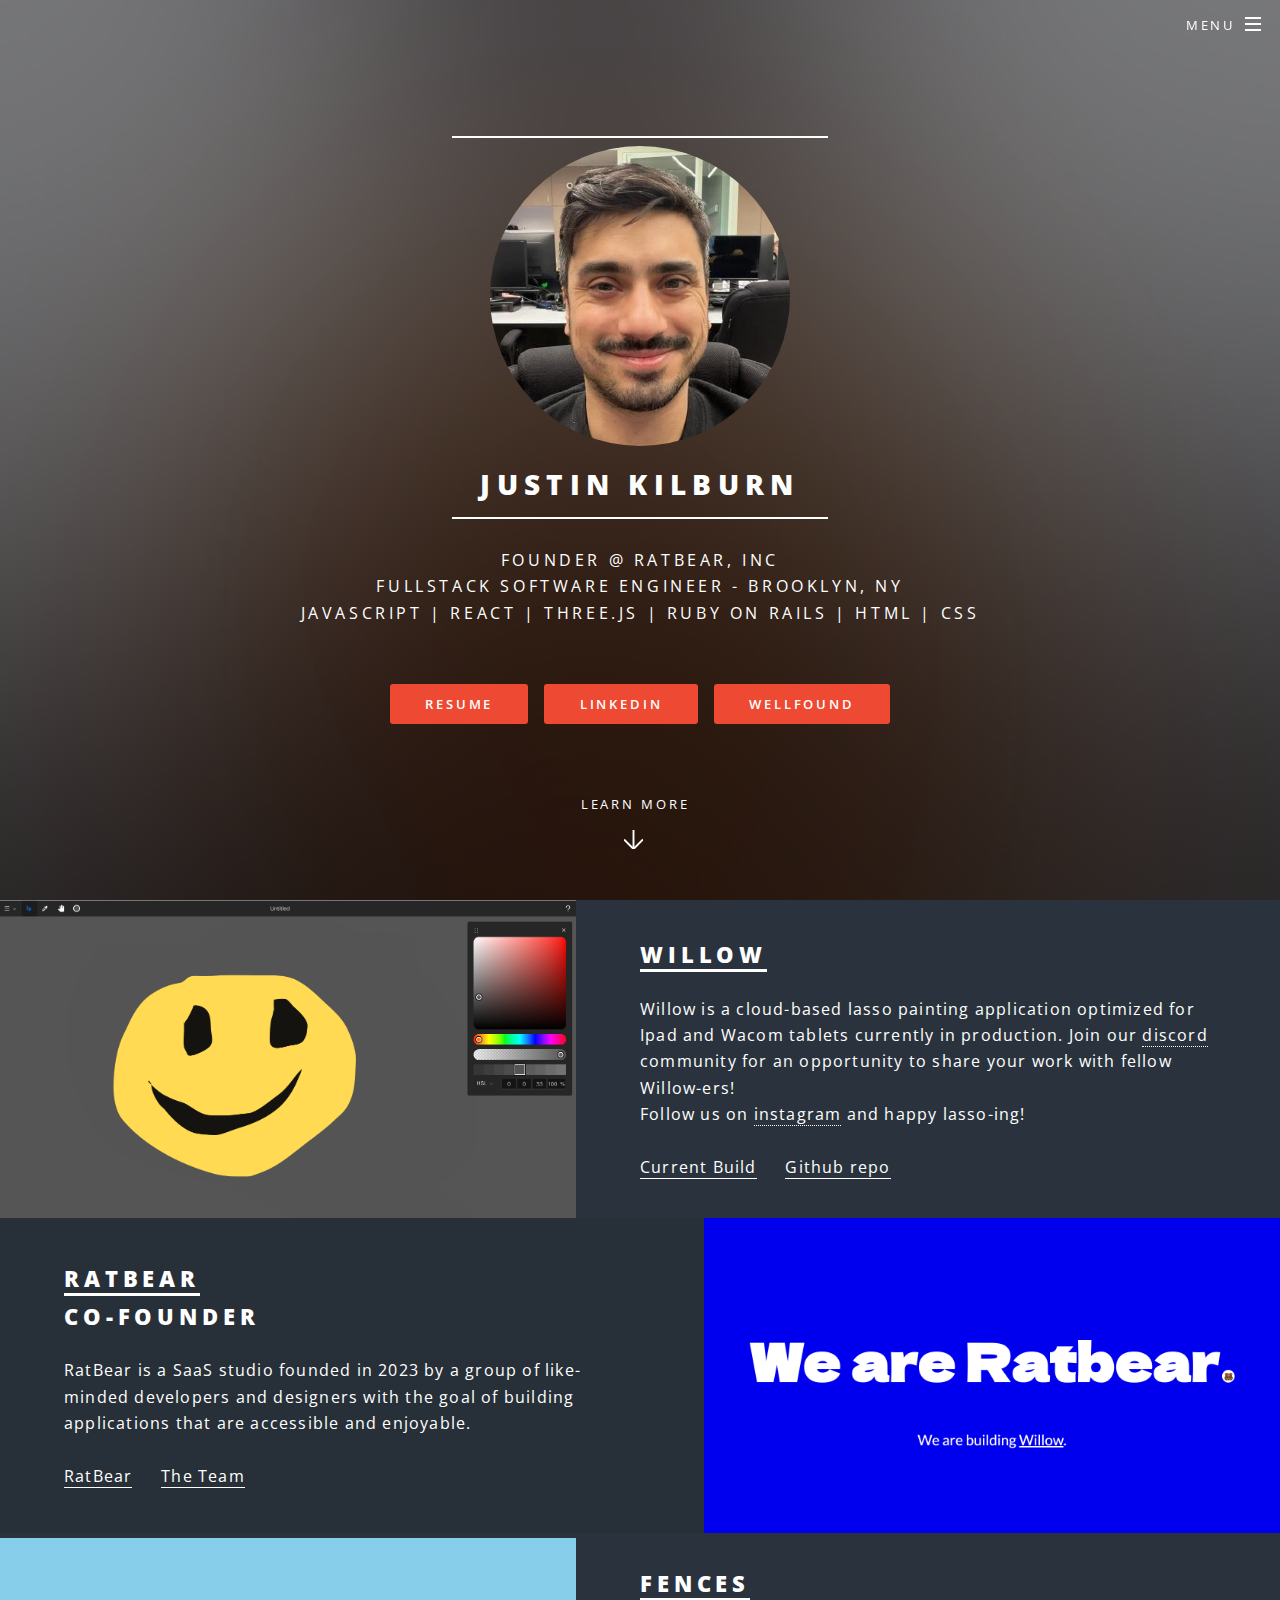
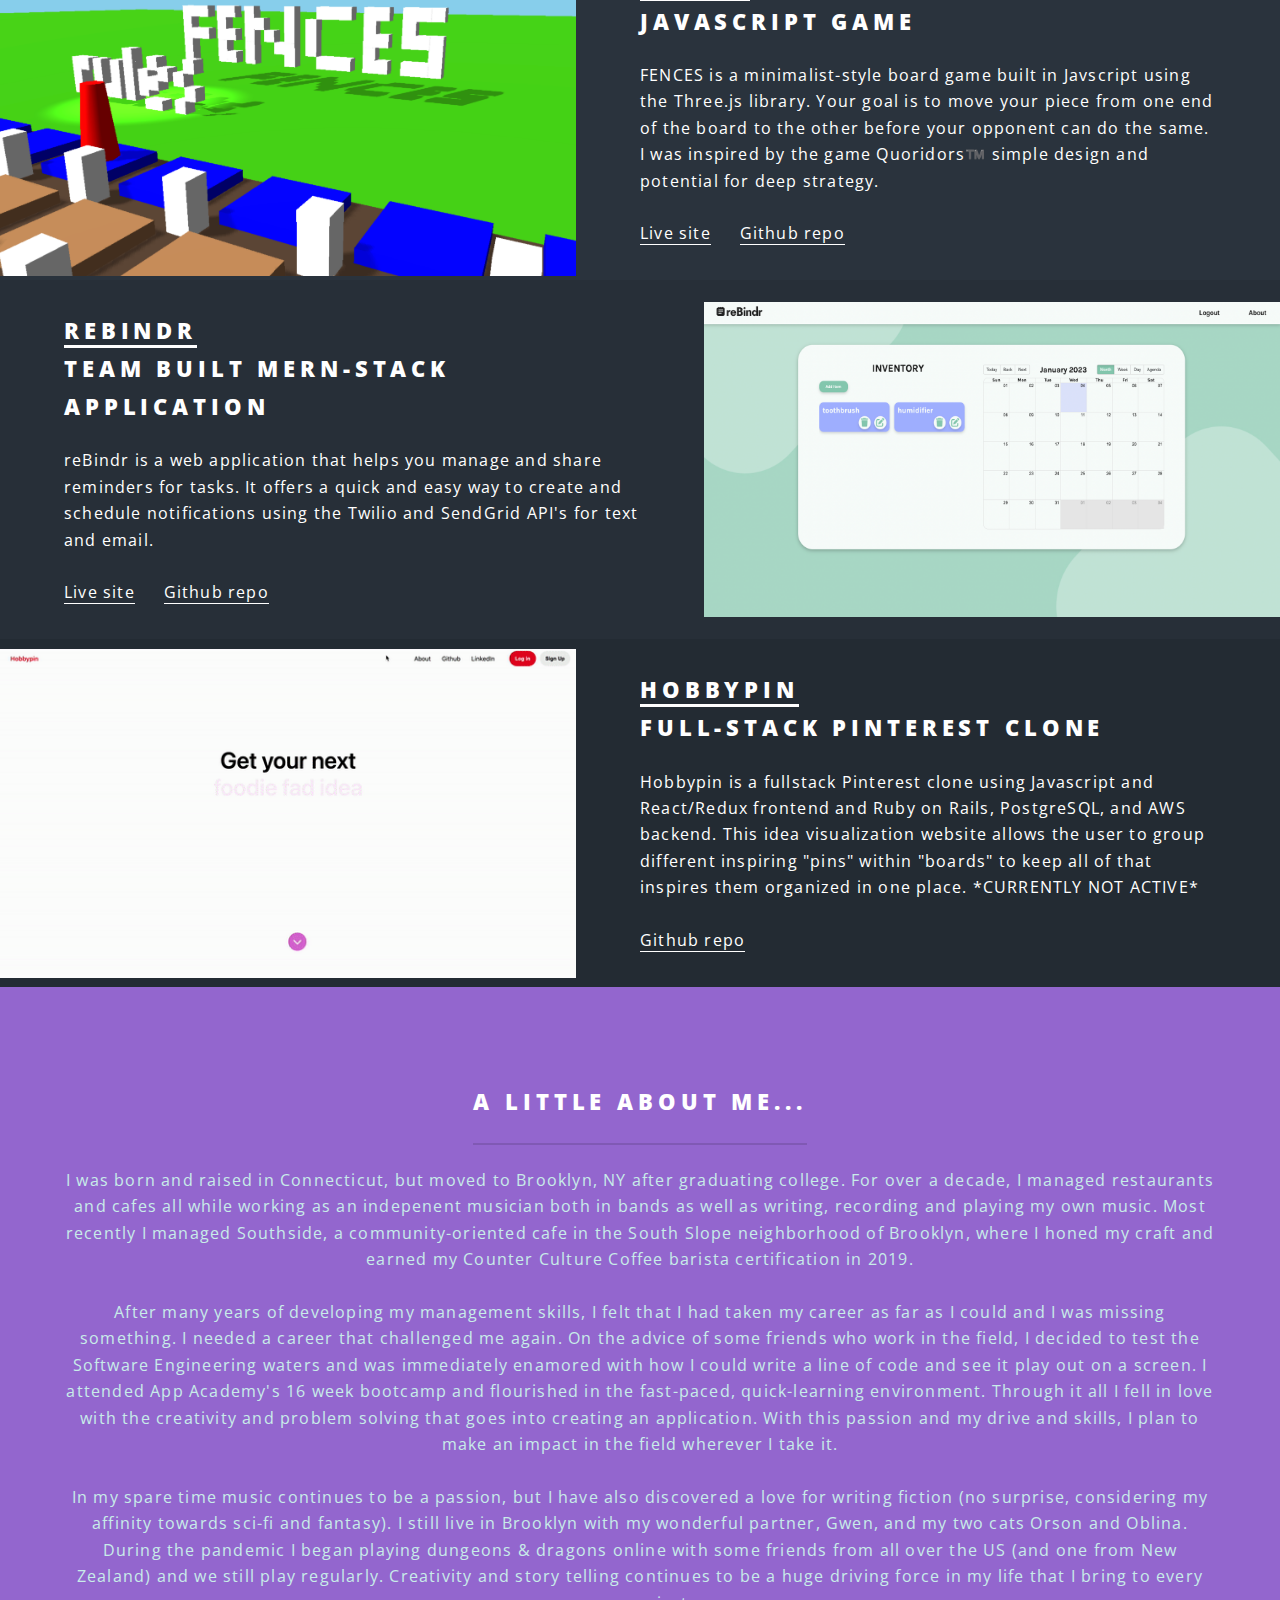
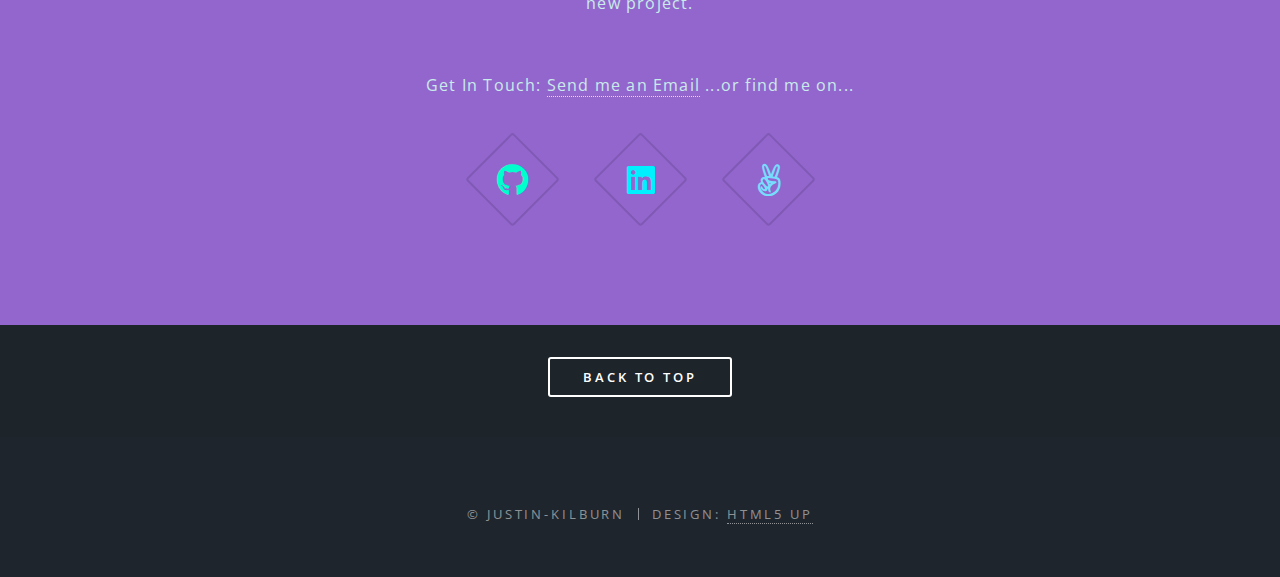
<file: index.html>
<!DOCTYPE HTML>
<!--
	Spectral by HTML5 UP
	html5up.net | @ajlkn
	Free for personal and commercial use under the CCA 3.0 license (html5up.net/license)
-->
<html>
	<head>
		<title>Justin Kilburn</title>
		<meta charset="utf-8" />
		<meta name="viewport" content="width=device-width, initial-scale=1, user-scalable=no" />
		<link rel="stylesheet" href="assets/css/main.css" />
		<link rel="shortcut icon" type="image/png" href="./images/icons8-full-moon-64.png"/>
		<noscript><link rel="stylesheet" href="assets/css/noscript.css" /></noscript>
	</head>
	<body class="landing is-preload">

		<!-- Page Wrapper -->
			<div id="page-wrapper">

				<!-- Header -->
					<header id="header" class="alt">
						<h1><a href="index.html">Justin Kilburn</a></h1>
						<nav id="nav">
							<ul>
								<li class="special">
									<a href="#menu" class="menuToggle"><span>Menu</span></a>
									<div id="menu">
										<ul>
											<li><a href="index.html">Home<span class="fa regular fa-hand-point-left"></span></a></li>
											<li><a href="resume.html">Resume</a></li>
											<li><a href="sidework.html">SideWork</a></li>
										</ul>
									</div>
								</li>
							</ul>
						</nav>
					</header>

				<!-- Banner -->
					<section id="banner">
						<div class="inner">
							<h2>
								<a href="#one" class="scrolly" style="border-bottom: none;"><img class="profilePic" src="images/profilepic.jpeg" alt="" draggable="false"/></a>
							</br>
								Justin Kilburn</h2>
							<p>	
								<a href="#ratbear" class="scrolly" style="border-bottom: none;"> Founder @ RatBear, inc </a>
							</br> 
								Fullstack Software Engineer - Brooklyn, NY
							</br>
								<a href="#two" class="scrolly" style="border-bottom: none;">Javascript | React | Three.js | Ruby on Rails | HTML | CSS<br /></a>
							<br />
							</p>
							<ul class="actions special">
								<li class="hoverButtons"><a href="./resume.html" class="button primary" target="_blank">Resume</a></li>
								<li class="hoverButtons"><a href="https://www.linkedin.com/in/justin-kilburn-3aa38a54/" target="_blank" class="button primary">LinkedIn</a></li>
								<li class="hoverButtons"><a href="https://angel.co/u/justin-kilburn" target="_blank" class="button primary">Wellfound</a></li>
							</ul>
						</div>
						<a href="#ratbear" class="more scrolly bobAnimation">Learn More</a>
					</section>

					<!-- RATBEAR -->
					<section id="ratbear" class="wrapper alt style2">
						<section class="spotlight">
							<div class="image"><a href="https://www.willow.art/" target="_blank" style="border-bottom: none;"><img src="images/willowScreenshot.png" alt="willow screenshot" draggable="false"/></a></div><div class="content">
								<h2><a href="https://www.willow.art/" target="_blank" style="border-bottom: solid;">Willow</a></h2>
								<p>Willow is a cloud-based lasso painting application optimized for Ipad and Wacom tablets currently in production. Join our <a href="https://discord.com/invite/wt7hahNx5g">discord</a> community for an opportunity to share your work with fellow Willow-ers!</br>Follow us on <a href="https://www.instagram.com/willowdotart/">instagram</a> and happy lasso-ing!
									</br></br><a href="https://alpha.willow.art/" target="_blank" style="margin-right: 5%; border-bottom: 1px solid;">Current Build</a><a href="https://github.com/willow-art" target="_blank" style="border-bottom: 1px solid;">Github repo</a>
								</p>
							</div>
						</section>
						<section class="spotlight">
							<div class="image"><a href="https://ratbear.wtf/" target="_blank" style="border-bottom: none;"><img src="images/Ratbear.png" alt="ratbear mainpage" draggable="false"/></a></div><div class="content">
								<h2><a href="https://ratbear.wtf/" target="_blank" style="border-bottom: solid;">RatBear</a></br>Co-Founder</h2>
								<p>RatBear is a SaaS studio founded in 2023 by a group of like-minded developers and designers with the goal of building applications that are accessible and enjoyable. 
									</br></br><a href="https://ratbear.wtf/" target="_blank" style="margin-right: 5%; border-bottom: 1px solid;">RatBear</a><a href="https://www.willow.art/about" target="_blank" style="border-bottom: 1px solid;">The Team</a>
								</p>
							</div>
						</section>
					</section>

					<!-- Two: Portfolio -->
					<section id="two" class="wrapper alt style2">
						<section class="spotlight">
							<div class="image"><a href="https://thatmoonman.github.io/FENCES/" target="_blank" style="border-bottom: none;"><img src="images/FencesLogo.png" alt="" draggable="false"/></a></div><div class="content">
								<h2><a href="https://thatmoonman.github.io/FENCES/" target="_blank" style="border-bottom: solid;">FENCES</a><br />
								Javascript game</h2>
								<p>FENCES is a minimalist-style board game built in Javscript using the Three.js library. Your goal is to move your piece from one end of the board to the other before your opponent can do the same. I was inspired by the game Quoridors™️ simple design and potential for deep strategy.
									</br></br><a href="https://thatmoonman.github.io/FENCES/" target="_blank" style="margin-right: 5%; border-bottom: 1px solid;">Live site</a><a href="https://github.com/Thatmoonman/FENCES" target="_blank" style="border-bottom: 1px solid;">Github repo</a>
								</p>
							</div>
						</section>
						<section class="spotlight">
							<div class="image"><a href="https://rebindr.onrender.com/login" target="_blank" style="border-bottom: none;"><img src="images/reBindr.png" alt="" draggable="false"/></a></div><div class="content">
								<h2><a href="https://rebindr.onrender.com/login" target="_blank" style="border-bottom: solid;">reBindr</a><br />
								Team built MERN-stack application</h2>
								<p>reBindr is a web application that helps you manage and share reminders for tasks. It offers a quick and easy way to create and schedule notifications using the Twilio and SendGrid API's for text and email.
									</br></br><a href="https://rebindr.onrender.com/login" target="_blank" style="margin-right: 5%; border-bottom: 1px solid;">Live site</a><a href="https://github.com/jimmyvo39/reBindr" target="_blank" style="border-bottom: 1px solid;">Github repo</a>
								</p>
							</div>
						</section>
						<section class="spotlight">
							<div class="image"><a href="https://hobbypin.onrender.com/" target="_blank" style="border-bottom: none;"><img src="images/Hobbypin.gif" alt="" draggable="false"/></a></div><div class="content">
								<h2><a href="https://hobbypin.onrender.com/" target="_blank" style="border-bottom: solid;">Hobbypin</a><br />
								Full-stack Pinterest Clone</h2>
								<p>Hobbypin is a fullstack Pinterest clone using Javascript and React/Redux frontend and Ruby on Rails, PostgreSQL, and AWS backend. This idea visualization website allows the user to group different inspiring "pins" within "boards" to keep all of that inspires them organized in one place. *CURRENTLY NOT ACTIVE*
									</br></br><a href="https://github.com/Thatmoonman/Hobbypin" target="_blank" style="border-bottom: 1px solid;">Github repo</a>
									<!-- </br></br><a href="https://hobbypin.onrender.com/" target="_blank" style="margin-right: 5%; border-bottom: 1px solid;">Live site</a><a href="https://github.com/Thatmoonman/Hobbypin" target="_blank" style="border-bottom: 1px solid;">Github repo</a> -->
								</p>
							</div>
						</section>
					</section>

				<!-- One:About -->
					<section id="one" class="wrapper style1 special">
						<div class="inner">
							<header class="major">
								<h2>A little about me...<br /></h2>
								<p>I was born and raised in Connecticut, but moved to Brooklyn, NY after graduating college. 
									For over a decade, I managed restaurants and cafes all while working as an indepenent musician both in bands as well as writing, recording and playing my own music. 
									Most recently I managed Southside, a community-oriented cafe in the South Slope neighborhood of Brooklyn, where I honed my craft and earned my Counter Culture Coffee barista certification in 2019.
								</br></br>	
								After many years of developing my management skills, I felt that I had taken my career as far as I could and I was missing something. 
								I needed a career that challenged me again. On the advice of some friends who work in the field, I decided to test the Software Engineering waters and was immediately enamored with how I could write a line of code and see it play out on a screen. 
								I attended App Academy's 16 week bootcamp and flourished in the fast-paced, quick-learning environment. Through it all I fell in love with the creativity and problem solving that goes into creating an application. With this passion and my drive and skills, I plan to make an impact in the field wherever I take it.
								</br></br>	
								In my spare time music continues to be a passion, but I have also discovered a love for writing fiction (no surprise, considering my affinity towards sci-fi and fantasy). I still live in Brooklyn with my wonderful partner, Gwen, and my two cats Orson and Oblina. During the pandemic I began playing dungeons & dragons online with some friends from all over the US (and one from New Zealand) and we still play regularly. Creativity and story telling continues to be a huge driving force in my life that I bring to every new project.
							</p>
							</header>
							<p>Get In Touch: 
								<a href="mailto:thatmoonman@gmail.com">Send me an Email</a>
								...or find me on...
							</p>
							<ul class="icons major">
								<li class="hoverLinks"><a href="https://github.com/Thatmoonman" target="_blank" style="border-bottom: none;"><span class="icon brands fa-github major style1"><span class="label">Github</span></span></a></li>
								<li class="hoverLinks"><a href="https://www.linkedin.com/in/justin-kilburn-3aa38a54/" target="_blank" style="border-bottom: none;"><span class="icon brands fa-linkedin major style2"><span class="label">LinkedIn</span></span></a></li>
								<li class="hoverLinks"><a href="https://angel.co/u/justin-kilburn" target="_blank" style="border-bottom: none;"><span class="icon brands fa-angellist major style3"><span class="label">Wellfound</span></span></a></li>
							</ul>
						</div>
					</section>

				

				<!-- Three -->
					<!-- <section id="three" class="wrapper style3 special">
						<div class="inner">
							<header class="major">
								<h2>Accumsan mus tortor nunc aliquet</h2>
								<p>Aliquam ut ex ut augue consectetur interdum. Donec amet imperdiet eleifend<br />
								fringilla tincidunt. Nullam dui leo Aenean mi ligula, rhoncus ullamcorper.</p>
							</header>
							<ul class="features">
								<li class="icon fa-paper-plane">
									<h3>Arcu accumsan</h3>
									<p>Augue consectetur sed interdum imperdiet et ipsum. Mauris lorem tincidunt nullam amet leo Aenean ligula consequat consequat.</p>
								</li>
								<li class="icon solid fa-laptop">
									<h3>Ac Augue Eget</h3>
									<p>Augue consectetur sed interdum imperdiet et ipsum. Mauris lorem tincidunt nullam amet leo Aenean ligula consequat consequat.</p>
								</li>
								<li class="icon solid fa-code">
									<h3>Mus Scelerisque</h3>
									<p>Augue consectetur sed interdum imperdiet et ipsum. Mauris lorem tincidunt nullam amet leo Aenean ligula consequat consequat.</p>
								</li>
								<li class="icon solid fa-headphones-alt">
									<h3>Mauris Imperdiet</h3>
									<p>Augue consectetur sed interdum imperdiet et ipsum. Mauris lorem tincidunt nullam amet leo Aenean ligula consequat consequat.</p>
								</li>
								<li class="icon fa-heart">
									<h3>Aenean Primis</h3>
									<p>Augue consectetur sed interdum imperdiet et ipsum. Mauris lorem tincidunt nullam amet leo Aenean ligula consequat consequat.</p>
								</li>
								<li class="icon fa-flag">
									<h3>Tortor Ut</h3>
									<p>Augue consectetur sed interdum imperdiet et ipsum. Mauris lorem tincidunt nullam amet leo Aenean ligula consequat consequat.</p>
								</li>
							</ul>
						</div>
					</section> -->

				<!-- CTA -->
					<section id="cta" class="wrapper style2" style="padding: 32px 0 0 0; background-color: #1d242a;">
						<div class="inner" style="justify-content: center">
							<!-- <header>
								<h2>Arcue ut vel commodo</h2>
								<p>Aliquam ut ex ut augue consectetur interdum endrerit imperdiet amet eleifend fringilla.</p>
							</header> -->
							<!-- <ul class="actions stacked">
								<li><a href="#" class="button fit primary">Activate</a></li>
								<li><a href="#" class="button fit">Learn More</a></li>
							</ul> -->
							<ul class="actions special">
								<li><a href="#banner" class="button scrolly">Back to Top</a></li>
							</ul>
						</div>
					</section>
				<!-- Footer -->
					<footer id="footer" style="padding: 24px 0;">
						<ul class="icons">
							<!-- <li><a href="#" class="icon brands fa-twitter"><span class="label">Twitter</span></a></li> -->
							<!-- <li><a href="#" class="icon brands fa-facebook-f"><span class="label">Facebook</span></a></li> -->
							<!-- <li><a href="#" class="icon brands fa-instagram"><span class="label">Instagram</span></a></li> -->
							<!-- <li><a href="#" class="icon brands fa-dribbble"><span class="label">Dribbble</span></a></li> -->
							<!-- <li><a href="#" class="icon solid fa-envelope"><span class="label">Email</span></a></li> -->
						</ul>
						<ul class="copyright">
							<li>&copy; justin-kilburn</li><li>Design: <a href="http://html5up.net">HTML5 UP</a></li>
						</ul>
					</footer>
					
			</div>

		<!-- Scripts -->
			<script src="assets/js/jquery.min.js"></script>
			<script src="assets/js/jquery.scrollex.min.js"></script>
			<script src="assets/js/jquery.scrolly.min.js"></script>
			<script src="assets/js/browser.min.js"></script>
			<script src="assets/js/breakpoints.min.js"></script>
			<script src="assets/js/util.js"></script>
			<script src="assets/js/main.js"></script>

	</body>
</html>
</file>
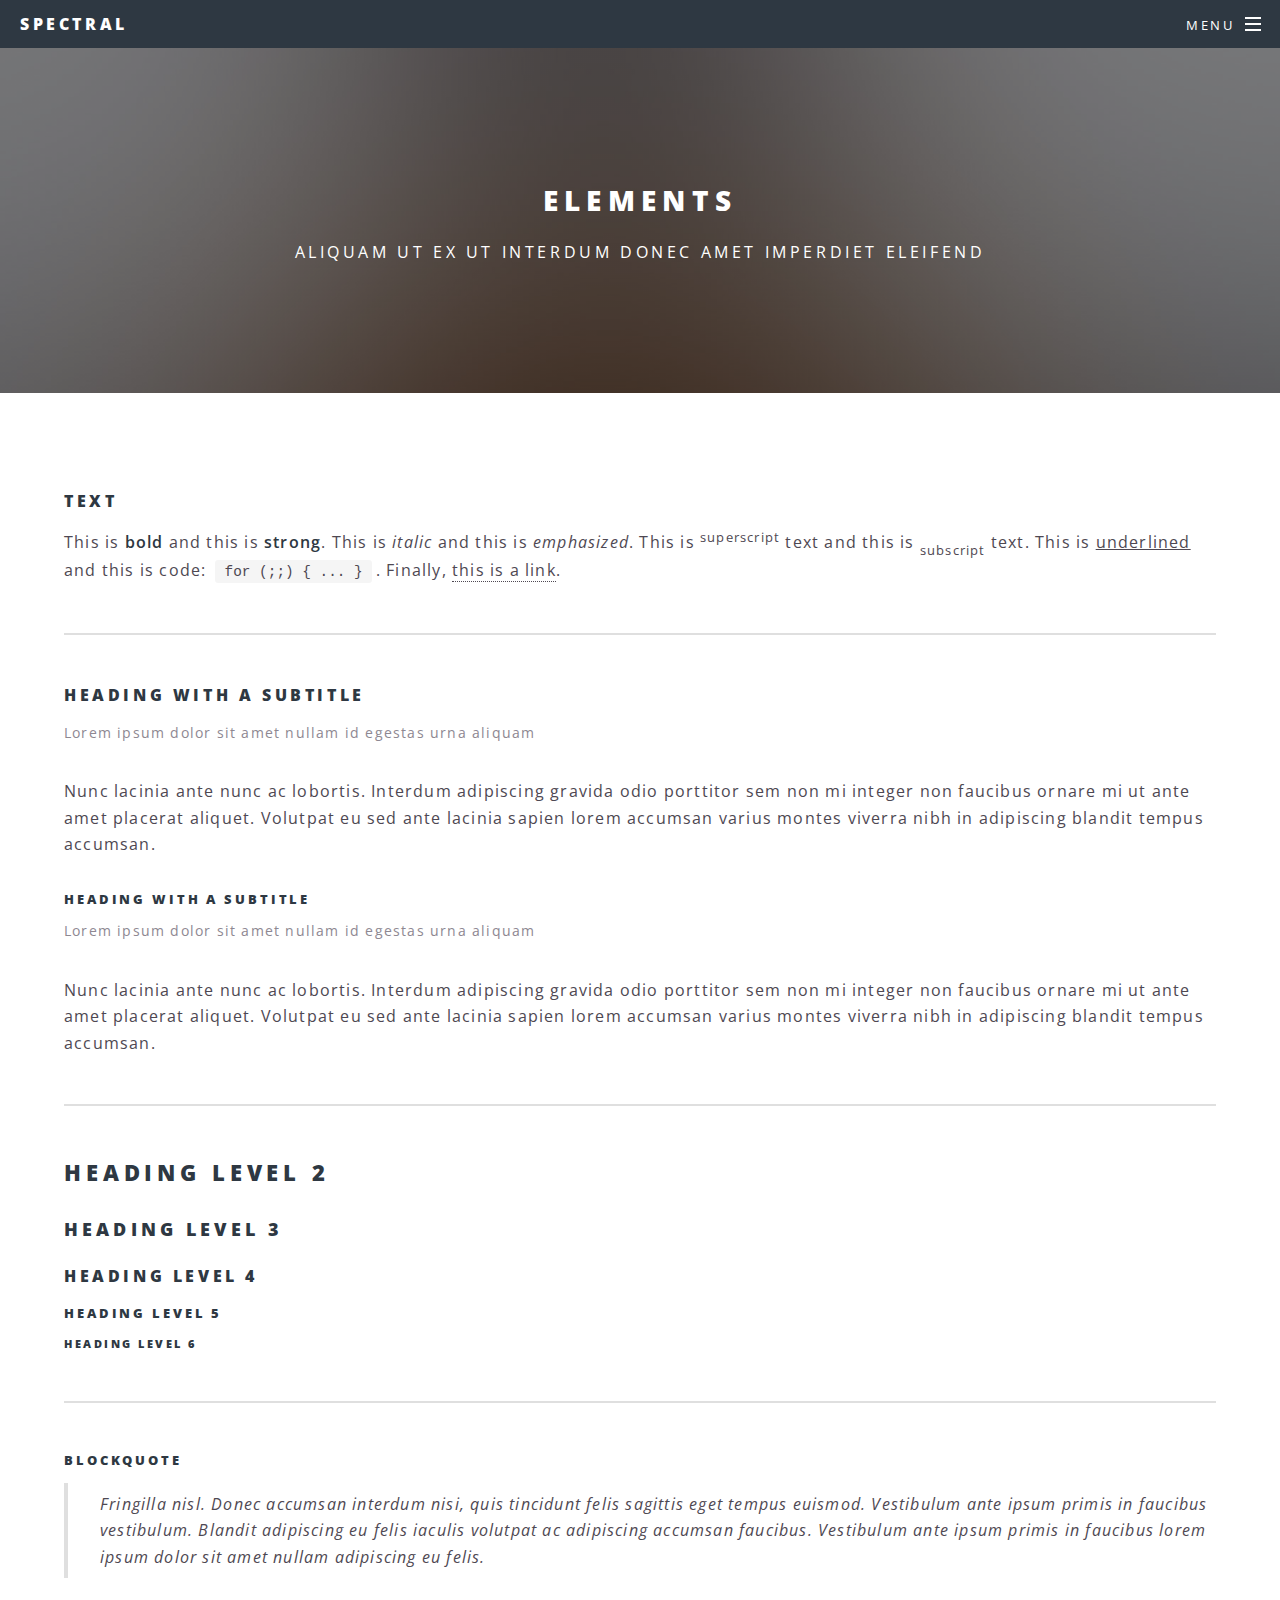
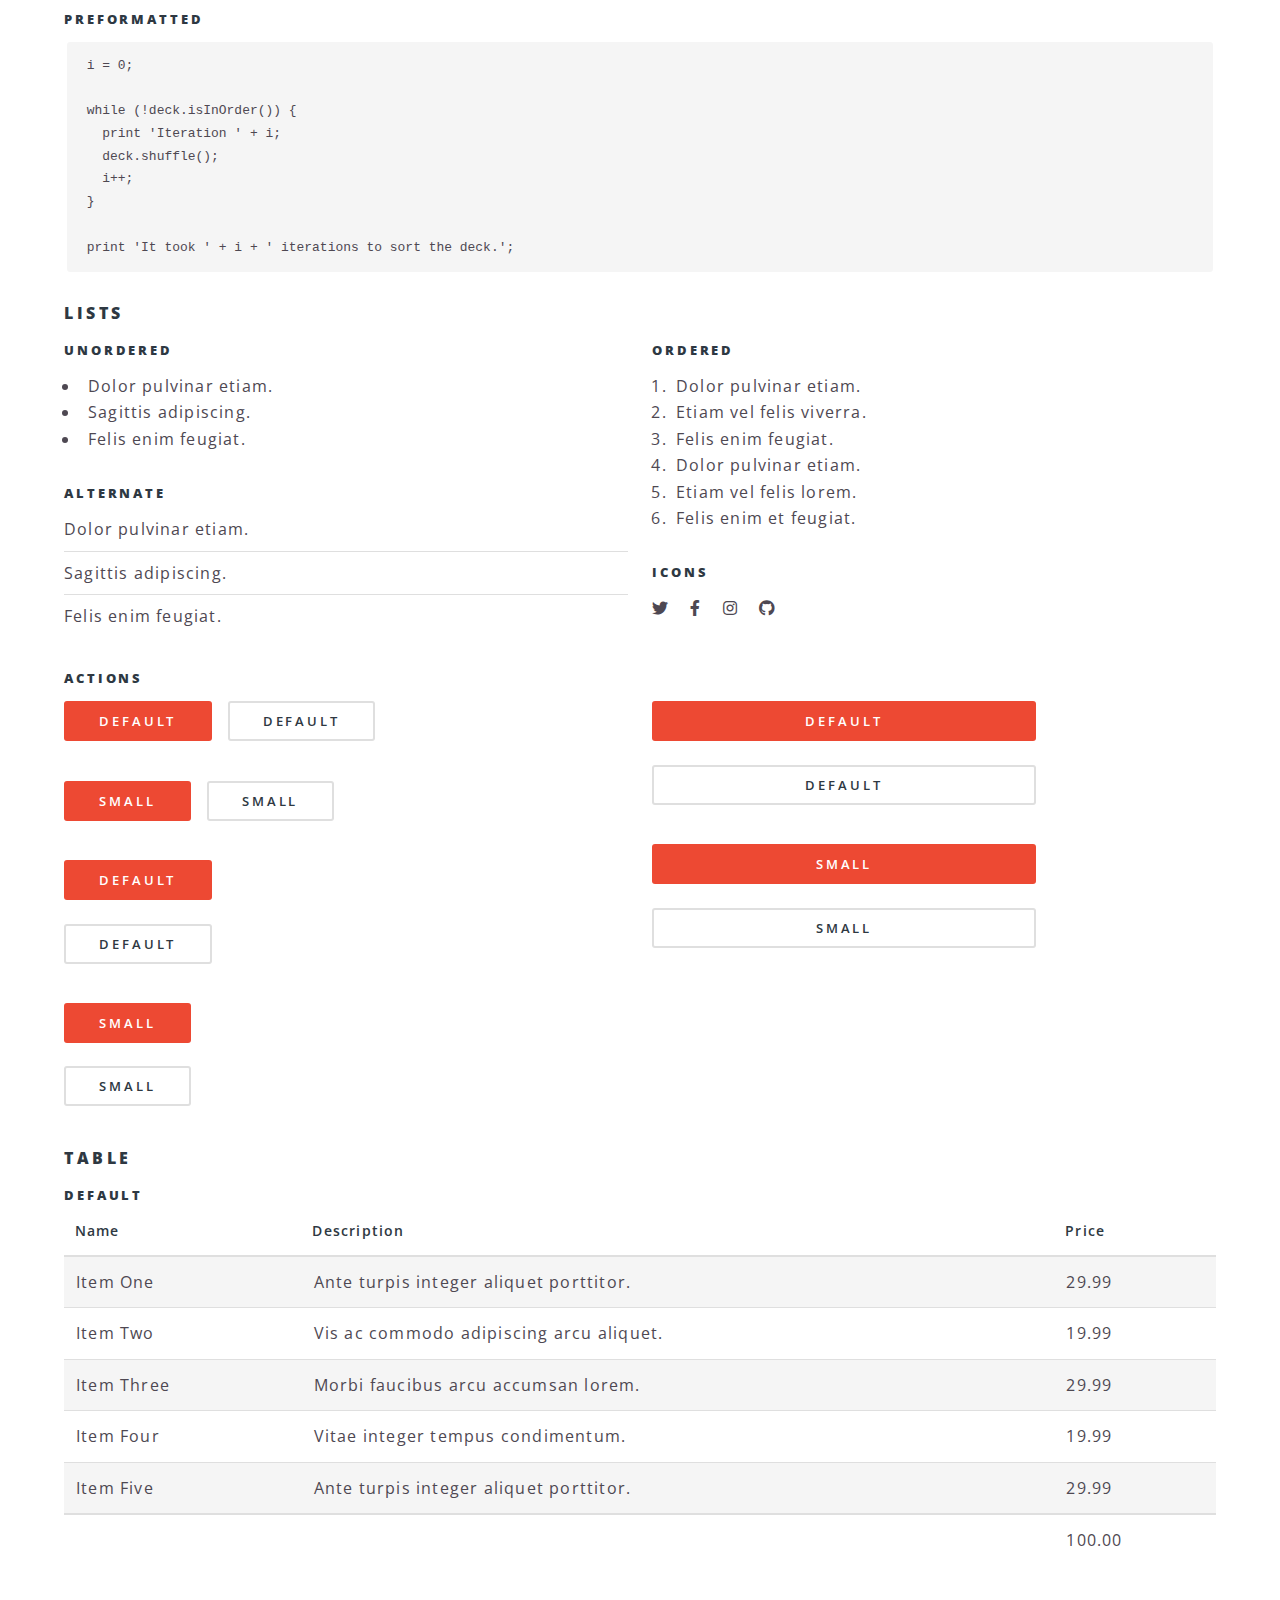
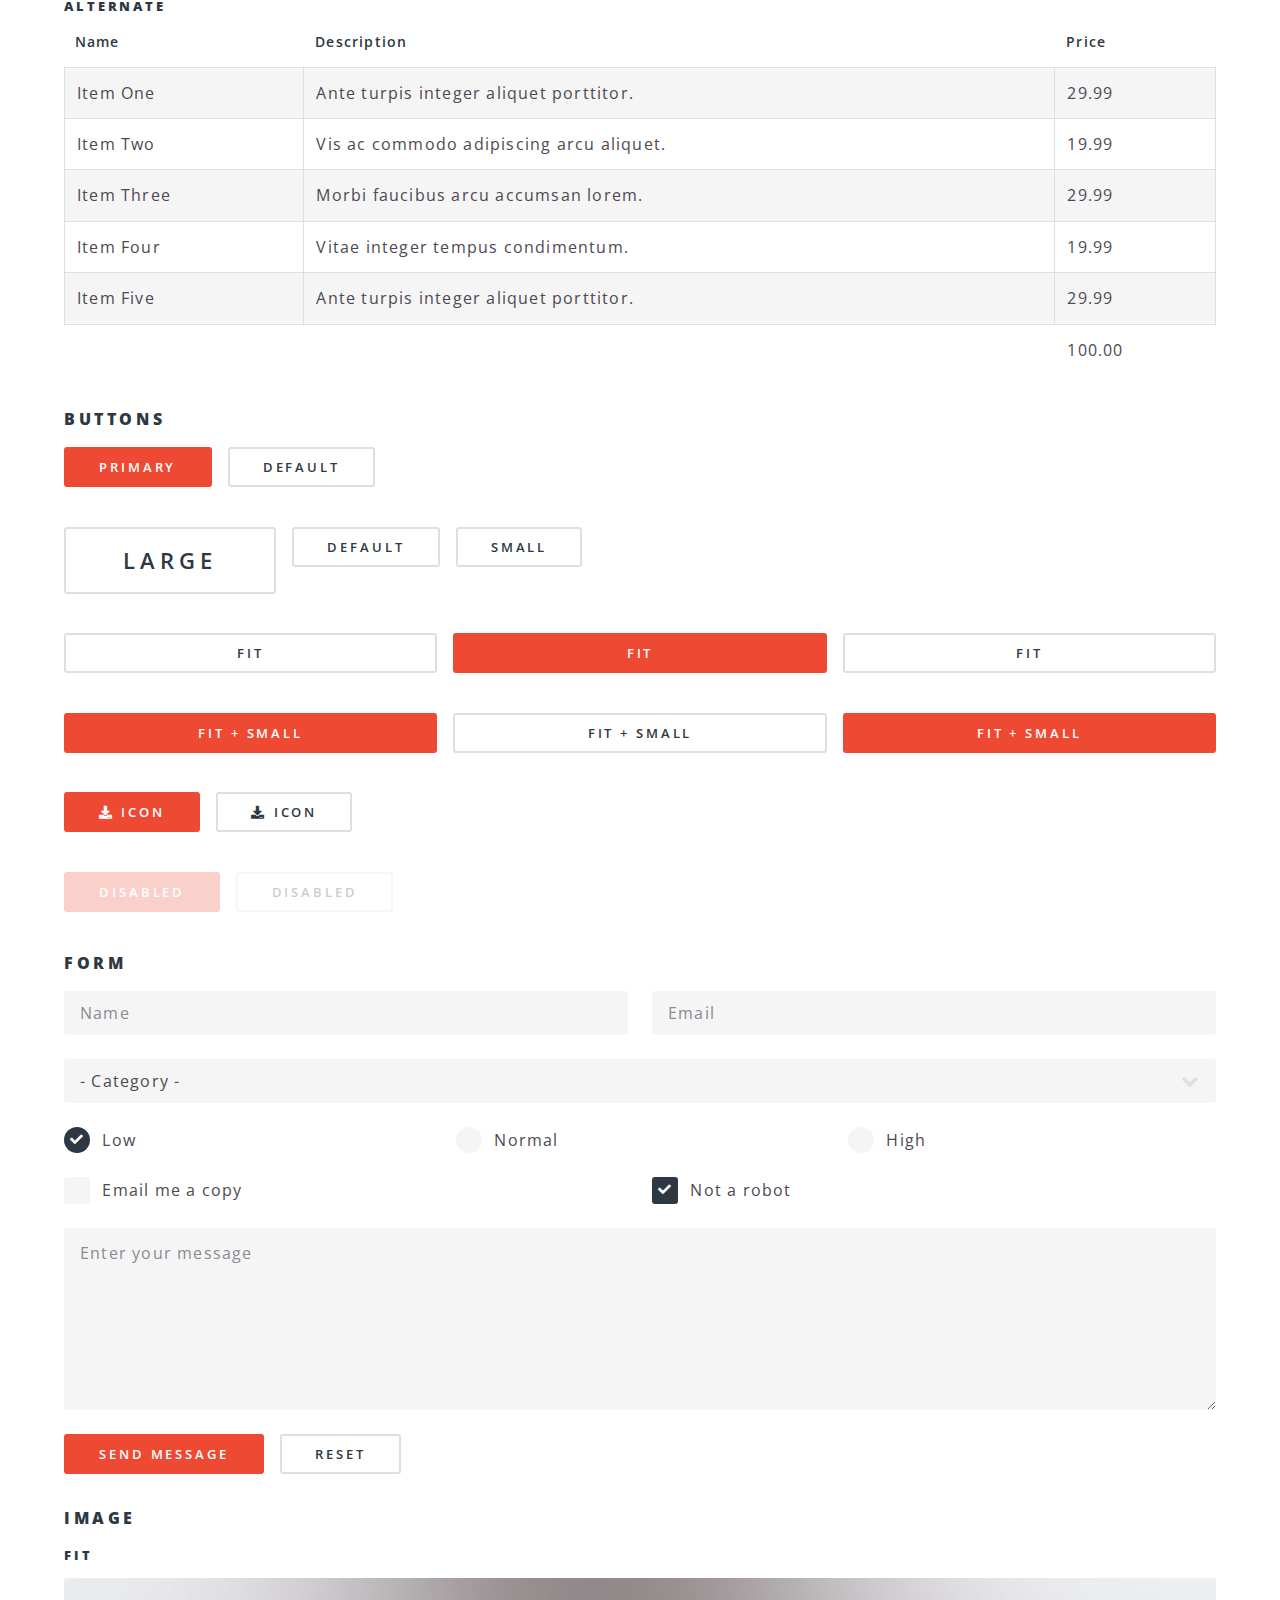
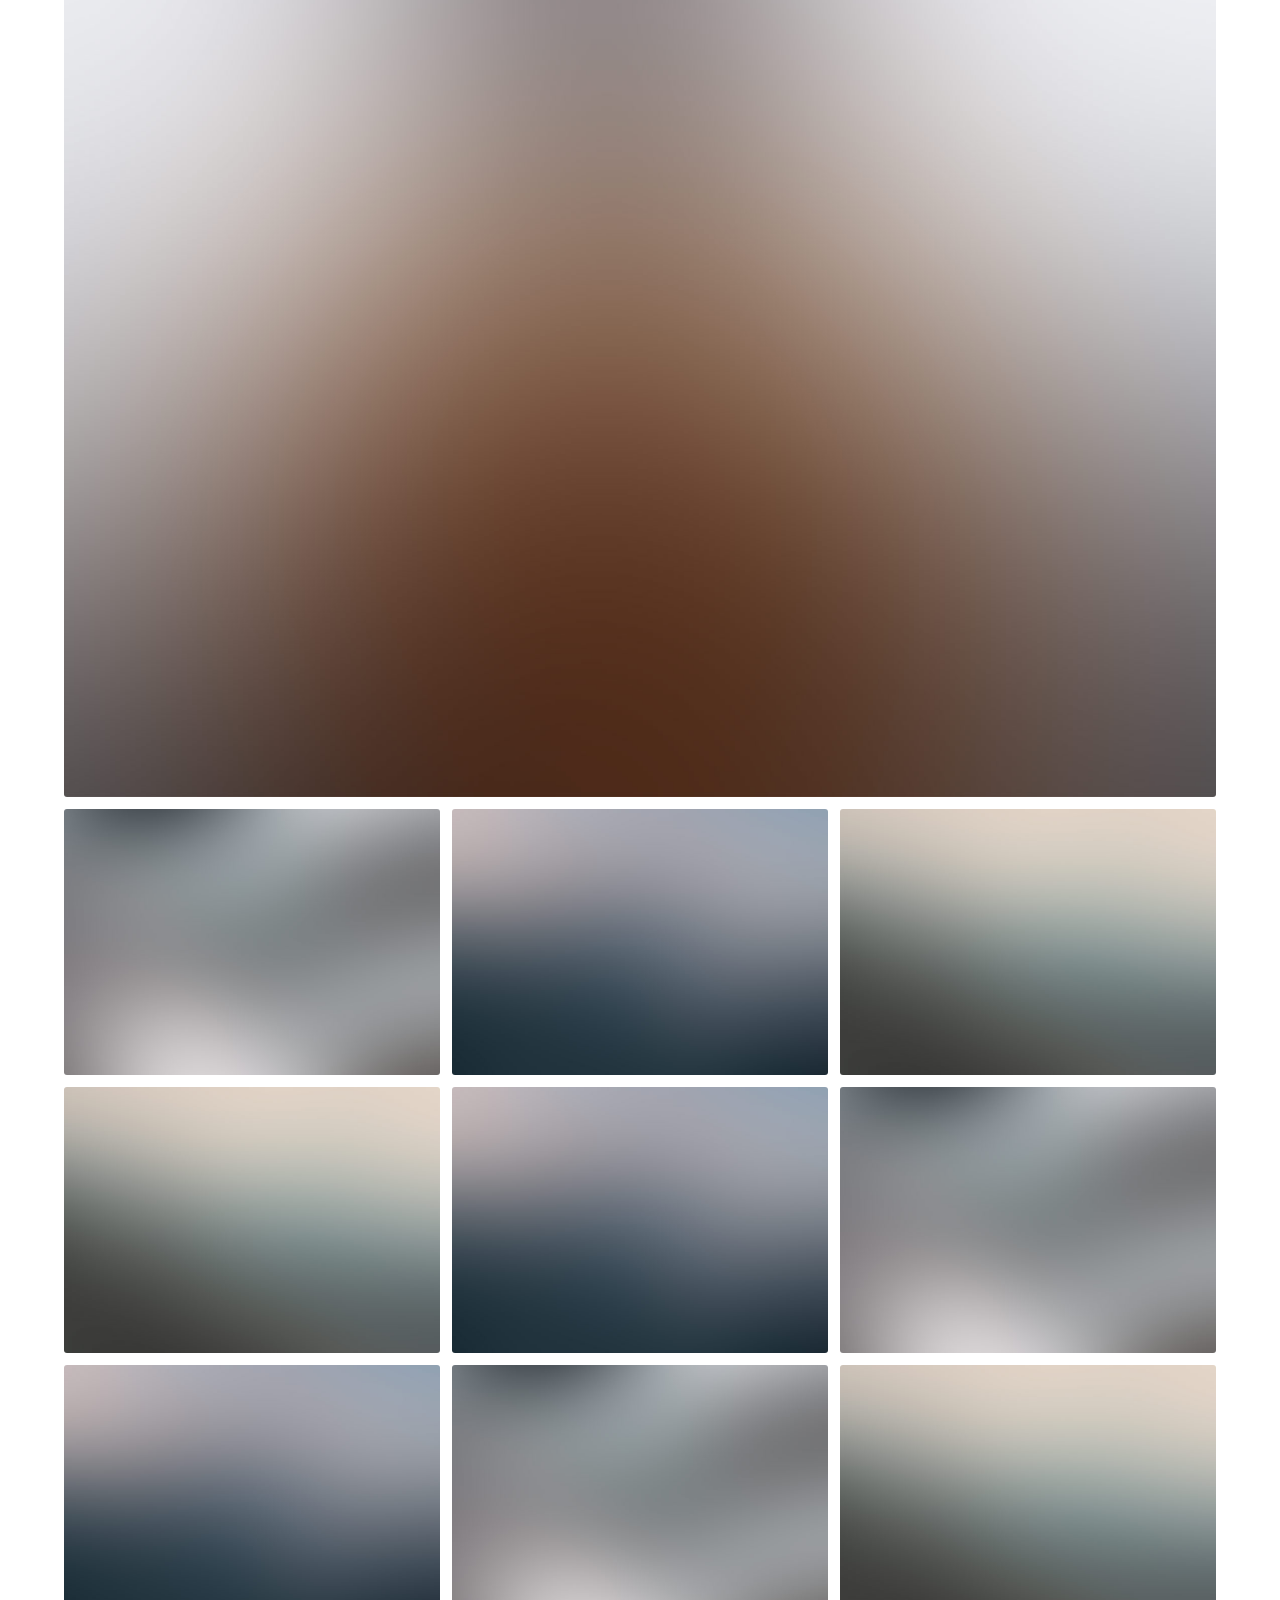
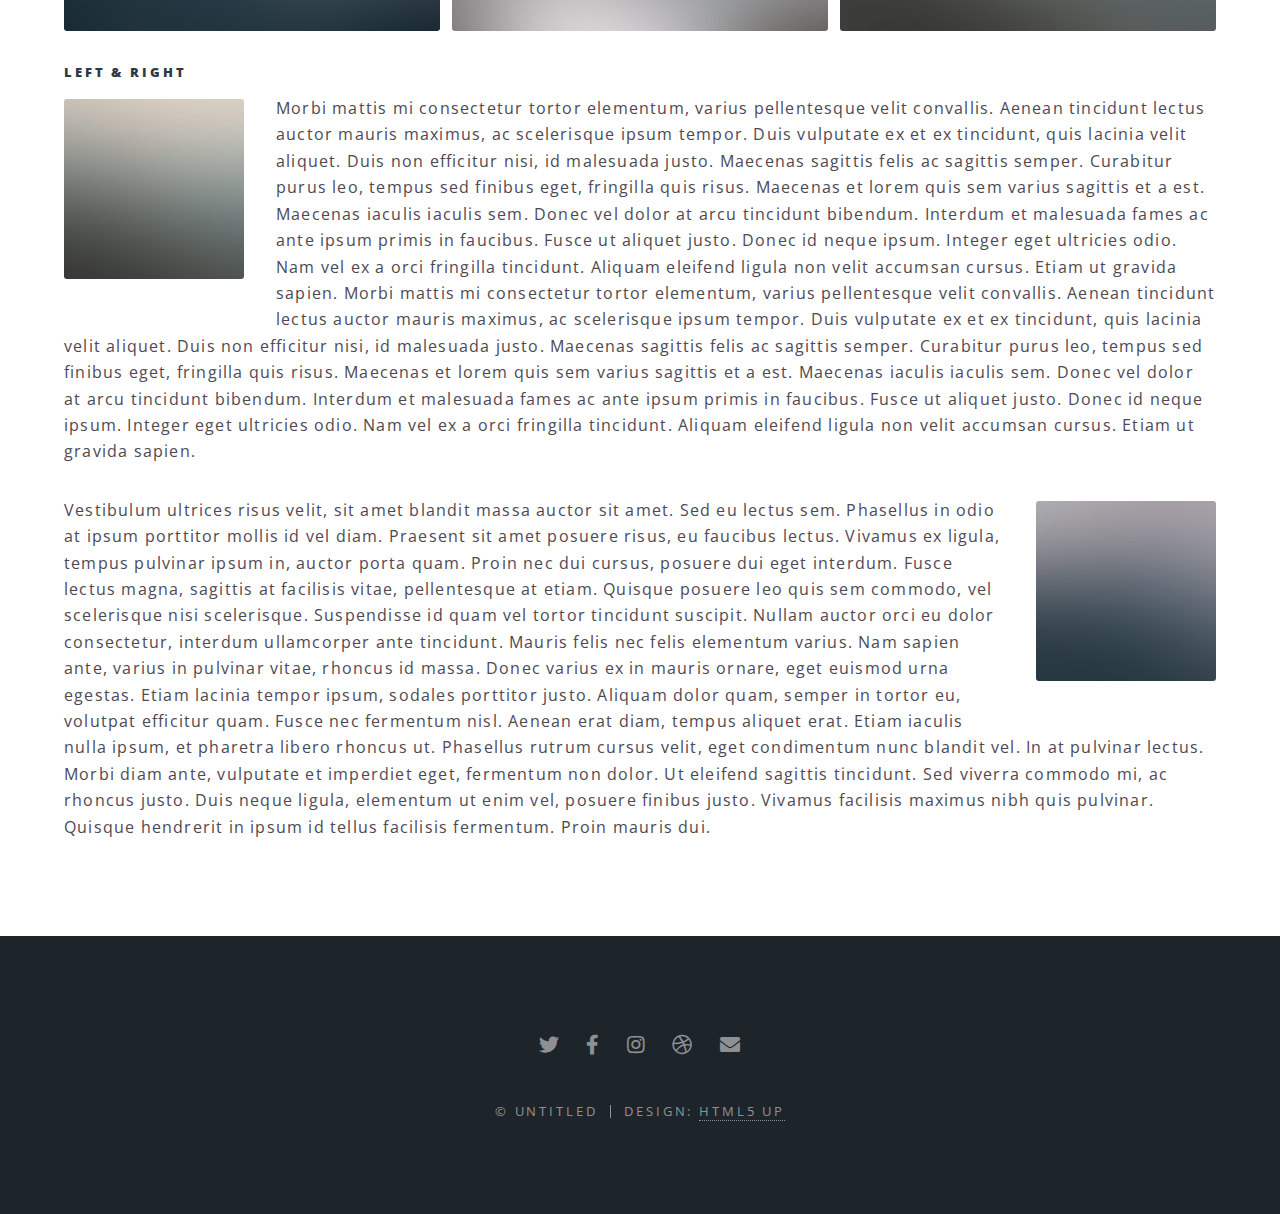
<file: elements.html>
<!DOCTYPE HTML>
<!--
	Spectral by HTML5 UP
	html5up.net | @ajlkn
	Free for personal and commercial use under the CCA 3.0 license (html5up.net/license)
-->
<html>
	<head>
		<title>Elements - Spectral by HTML5 UP</title>
		<meta charset="utf-8" />
		<meta name="viewport" content="width=device-width, initial-scale=1, user-scalable=no" />
		<link rel="stylesheet" href="assets/css/main.css" />
		<link rel="shortcut icon" type="image/png" href="./images/icons8-full-moon-64.png"/>
		<noscript><link rel="stylesheet" href="assets/css/noscript.css" /></noscript>
	</head>
	<body class="is-preload">

		<!-- Page Wrapper -->
			<div id="page-wrapper">

				<!-- Header -->
					<header id="header">
						<h1><a href="index.html">Spectral</a></h1>
						<nav id="nav">
							<ul>
								<li class="special">
									<a href="#menu" class="menuToggle"><span>Menu</span></a>
									<div id="menu">
										<ul>
											<li><a href="index.html">Home</a></li>
											<li><a href="generic.html">Generic</a></li>
											<li><a href="elements.html">Elements</a></li>
											<li><a href="#">Sign Up</a></li>
											<li><a href="#">Log In</a></li>
										</ul>
									</div>
								</li>
							</ul>
						</nav>
					</header>

				<!-- Main -->
					<article id="main">
						<header>
							<h2>Elements</h2>
							<p>Aliquam ut ex ut interdum donec amet imperdiet eleifend</p>
						</header>
						<section class="wrapper style5">
							<div class="inner">

								<section>
									<h4>Text</h4>
									<p>This is <b>bold</b> and this is <strong>strong</strong>. This is <i>italic</i> and this is <em>emphasized</em>.
									This is <sup>superscript</sup> text and this is <sub>subscript</sub> text.
									This is <u>underlined</u> and this is code: <code>for (;;) { ... }</code>. Finally, <a href="#">this is a link</a>.</p>
									<hr />
									<header>
										<h4>Heading with a Subtitle</h4>
										<p>Lorem ipsum dolor sit amet nullam id egestas urna aliquam</p>
									</header>
									<p>Nunc lacinia ante nunc ac lobortis. Interdum adipiscing gravida odio porttitor sem non mi integer non faucibus ornare mi ut ante amet placerat aliquet. Volutpat eu sed ante lacinia sapien lorem accumsan varius montes viverra nibh in adipiscing blandit tempus accumsan.</p>
									<header>
										<h5>Heading with a Subtitle</h5>
										<p>Lorem ipsum dolor sit amet nullam id egestas urna aliquam</p>
									</header>
									<p>Nunc lacinia ante nunc ac lobortis. Interdum adipiscing gravida odio porttitor sem non mi integer non faucibus ornare mi ut ante amet placerat aliquet. Volutpat eu sed ante lacinia sapien lorem accumsan varius montes viverra nibh in adipiscing blandit tempus accumsan.</p>
									<hr />
									<h2>Heading Level 2</h2>
									<h3>Heading Level 3</h3>
									<h4>Heading Level 4</h4>
									<h5>Heading Level 5</h5>
									<h6>Heading Level 6</h6>
									<hr />
									<h5>Blockquote</h5>
									<blockquote>Fringilla nisl. Donec accumsan interdum nisi, quis tincidunt felis sagittis eget tempus euismod. Vestibulum ante ipsum primis in faucibus vestibulum. Blandit adipiscing eu felis iaculis volutpat ac adipiscing accumsan faucibus. Vestibulum ante ipsum primis in faucibus lorem ipsum dolor sit amet nullam adipiscing eu felis.</blockquote>
									<h5>Preformatted</h5>
									<pre><code>i = 0;

while (!deck.isInOrder()) {
  print 'Iteration ' + i;
  deck.shuffle();
  i++;
}

print 'It took ' + i + ' iterations to sort the deck.';</code></pre>
								</section>

								<section>
									<h4>Lists</h4>
									<div class="row">
										<div class="col-6 col-12-medium">
											<h5>Unordered</h5>
											<ul>
												<li>Dolor pulvinar etiam.</li>
												<li>Sagittis adipiscing.</li>
												<li>Felis enim feugiat.</li>
											</ul>
											<h5>Alternate</h5>
											<ul class="alt">
												<li>Dolor pulvinar etiam.</li>
												<li>Sagittis adipiscing.</li>
												<li>Felis enim feugiat.</li>
											</ul>
										</div>
										<div class="col-6 col-12-medium">
											<h5>Ordered</h5>
											<ol>
												<li>Dolor pulvinar etiam.</li>
												<li>Etiam vel felis viverra.</li>
												<li>Felis enim feugiat.</li>
												<li>Dolor pulvinar etiam.</li>
												<li>Etiam vel felis lorem.</li>
												<li>Felis enim et feugiat.</li>
											</ol>
											<h5>Icons</h5>
											<ul class="icons">
												<li><a href="#" class="icon brands fa-twitter"><span class="label">Twitter</span></a></li>
												<li><a href="#" class="icon brands fa-facebook-f"><span class="label">Facebook</span></a></li>
												<li><a href="#" class="icon brands fa-instagram"><span class="label">Instagram</span></a></li>
												<li><a href="#" class="icon brands fa-github"><span class="label">Github</span></a></li>
											</ul>
										</div>
									</div>
									<h5>Actions</h5>
									<div class="row">
										<div class="col-6 col-12-medium">
											<ul class="actions">
												<li><a href="#" class="button primary">Default</a></li>
												<li><a href="#" class="button">Default</a></li>
											</ul>
											<ul class="actions small">
												<li><a href="#" class="button primary small">Small</a></li>
												<li><a href="#" class="button small">Small</a></li>
											</ul>
											<ul class="actions stacked">
												<li><a href="#" class="button primary">Default</a></li>
												<li><a href="#" class="button">Default</a></li>
											</ul>
											<ul class="actions stacked">
												<li><a href="#" class="button primary small">Small</a></li>
												<li><a href="#" class="button small">Small</a></li>
											</ul>
										</div>
										<div class="col-6 col-12-medium">
											<ul class="actions stacked">
												<li><a href="#" class="button primary fit">Default</a></li>
												<li><a href="#" class="button fit">Default</a></li>
											</ul>
											<ul class="actions stacked">
												<li><a href="#" class="button primary small fit">Small</a></li>
												<li><a href="#" class="button small fit">Small</a></li>
											</ul>
										</div>
									</div>
								</section>

								<section>
									<h4>Table</h4>
									<h5>Default</h5>
									<div class="table-wrapper">
										<table>
											<thead>
												<tr>
													<th>Name</th>
													<th>Description</th>
													<th>Price</th>
												</tr>
											</thead>
											<tbody>
												<tr>
													<td>Item One</td>
													<td>Ante turpis integer aliquet porttitor.</td>
													<td>29.99</td>
												</tr>
												<tr>
													<td>Item Two</td>
													<td>Vis ac commodo adipiscing arcu aliquet.</td>
													<td>19.99</td>
												</tr>
												<tr>
													<td>Item Three</td>
													<td> Morbi faucibus arcu accumsan lorem.</td>
													<td>29.99</td>
												</tr>
												<tr>
													<td>Item Four</td>
													<td>Vitae integer tempus condimentum.</td>
													<td>19.99</td>
												</tr>
												<tr>
													<td>Item Five</td>
													<td>Ante turpis integer aliquet porttitor.</td>
													<td>29.99</td>
												</tr>
											</tbody>
											<tfoot>
												<tr>
													<td colspan="2"></td>
													<td>100.00</td>
												</tr>
											</tfoot>
										</table>
									</div>

									<h5>Alternate</h5>
									<div class="table-wrapper">
										<table class="alt">
											<thead>
												<tr>
													<th>Name</th>
													<th>Description</th>
													<th>Price</th>
												</tr>
											</thead>
											<tbody>
												<tr>
													<td>Item One</td>
													<td>Ante turpis integer aliquet porttitor.</td>
													<td>29.99</td>
												</tr>
												<tr>
													<td>Item Two</td>
													<td>Vis ac commodo adipiscing arcu aliquet.</td>
													<td>19.99</td>
												</tr>
												<tr>
													<td>Item Three</td>
													<td> Morbi faucibus arcu accumsan lorem.</td>
													<td>29.99</td>
												</tr>
												<tr>
													<td>Item Four</td>
													<td>Vitae integer tempus condimentum.</td>
													<td>19.99</td>
												</tr>
												<tr>
													<td>Item Five</td>
													<td>Ante turpis integer aliquet porttitor.</td>
													<td>29.99</td>
												</tr>
											</tbody>
											<tfoot>
												<tr>
													<td colspan="2"></td>
													<td>100.00</td>
												</tr>
											</tfoot>
										</table>
									</div>
								</section>

								<section>
									<h4>Buttons</h4>
									<ul class="actions">
										<li><a href="#" class="button primary">Primary</a></li>
										<li><a href="#" class="button">Default</a></li>
									</ul>
									<ul class="actions">
										<li><a href="#" class="button large">Large</a></li>
										<li><a href="#" class="button">Default</a></li>
										<li><a href="#" class="button small">Small</a></li>
									</ul>
									<ul class="actions fit">
										<li><a href="#" class="button fit">Fit</a></li>
										<li><a href="#" class="button primary fit">Fit</a></li>
										<li><a href="#" class="button fit">Fit</a></li>
									</ul>
									<ul class="actions fit small">
										<li><a href="#" class="button primary fit small">Fit + Small</a></li>
										<li><a href="#" class="button fit small">Fit + Small</a></li>
										<li><a href="#" class="button primary fit small">Fit + Small</a></li>
									</ul>
									<ul class="actions">
										<li><a href="#" class="button primary icon solid fa-download">Icon</a></li>
										<li><a href="#" class="button icon solid fa-download">Icon</a></li>
									</ul>
									<ul class="actions">
										<li><span class="button primary disabled">Disabled</span></li>
										<li><span class="button disabled">Disabled</span></li>
									</ul>
								</section>

								<section>
									<h4>Form</h4>
									<form method="post" action="#">
										<div class="row gtr-uniform">
											<div class="col-6 col-12-xsmall">
												<input type="text" name="demo-name" id="demo-name" value="" placeholder="Name" />
											</div>
											<div class="col-6 col-12-xsmall">
												<input type="email" name="demo-email" id="demo-email" value="" placeholder="Email" />
											</div>
											<div class="col-12">
												<select name="demo-category" id="demo-category">
													<option value="">- Category -</option>
													<option value="1">Manufacturing</option>
													<option value="1">Shipping</option>
													<option value="1">Administration</option>
													<option value="1">Human Resources</option>
												</select>
											</div>
											<div class="col-4 col-12-small">
												<input type="radio" id="demo-priority-low" name="demo-priority" checked>
												<label for="demo-priority-low">Low</label>
											</div>
											<div class="col-4 col-12-small">
												<input type="radio" id="demo-priority-normal" name="demo-priority">
												<label for="demo-priority-normal">Normal</label>
											</div>
											<div class="col-4 col-12-small">
												<input type="radio" id="demo-priority-high" name="demo-priority">
												<label for="demo-priority-high">High</label>
											</div>
											<div class="col-6 col-12-small">
												<input type="checkbox" id="demo-copy" name="demo-copy">
												<label for="demo-copy">Email me a copy</label>
											</div>
											<div class="col-6 col-12-small">
												<input type="checkbox" id="demo-human" name="demo-human" checked>
												<label for="demo-human">Not a robot</label>
											</div>
											<div class="col-12">
												<textarea name="demo-message" id="demo-message" placeholder="Enter your message" rows="6"></textarea>
											</div>
											<div class="col-12">
												<ul class="actions">
													<li><input type="submit" value="Send Message" class="primary" /></li>
													<li><input type="reset" value="Reset" /></li>
												</ul>
											</div>
										</div>
									</form>
								</section>

								<section>
									<h4>Image</h4>
									<h5>Fit</h5>
									<div class="box alt">
										<div class="row gtr-50 gtr-uniform">
											<div class="col-12"><span class="image fit"><img src="images/banner.jpg" alt="" /></span></div>
											<div class="col-4"><span class="image fit"><img src="images/pic01.jpg" alt="" /></span></div>
											<div class="col-4"><span class="image fit"><img src="images/pic02.jpg" alt="" /></span></div>
											<div class="col-4"><span class="image fit"><img src="images/pic03.jpg" alt="" /></span></div>
											<div class="col-4"><span class="image fit"><img src="images/pic03.jpg" alt="" /></span></div>
											<div class="col-4"><span class="image fit"><img src="images/pic02.jpg" alt="" /></span></div>
											<div class="col-4"><span class="image fit"><img src="images/pic01.jpg" alt="" /></span></div>
											<div class="col-4"><span class="image fit"><img src="images/pic02.jpg" alt="" /></span></div>
											<div class="col-4"><span class="image fit"><img src="images/pic01.jpg" alt="" /></span></div>
											<div class="col-4"><span class="image fit"><img src="images/pic03.jpg" alt="" /></span></div>
										</div>
									</div>
									<h5>Left &amp; Right</h5>
									<p><span class="image left"><img src="images/pic04.jpg" alt="" /></span>Morbi mattis mi consectetur tortor elementum, varius pellentesque velit convallis. Aenean tincidunt lectus auctor mauris maximus, ac scelerisque ipsum tempor. Duis vulputate ex et ex tincidunt, quis lacinia velit aliquet. Duis non efficitur nisi, id malesuada justo. Maecenas sagittis felis ac sagittis semper. Curabitur purus leo, tempus sed finibus eget, fringilla quis risus. Maecenas et lorem quis sem varius sagittis et a est. Maecenas iaculis iaculis sem. Donec vel dolor at arcu tincidunt bibendum. Interdum et malesuada fames ac ante ipsum primis in faucibus. Fusce ut aliquet justo. Donec id neque ipsum. Integer eget ultricies odio. Nam vel ex a orci fringilla tincidunt. Aliquam eleifend ligula non velit accumsan cursus. Etiam ut gravida sapien. Morbi mattis mi consectetur tortor elementum, varius pellentesque velit convallis. Aenean tincidunt lectus auctor mauris maximus, ac scelerisque ipsum tempor. Duis vulputate ex et ex tincidunt, quis lacinia velit aliquet. Duis non efficitur nisi, id malesuada justo. Maecenas sagittis felis ac sagittis semper. Curabitur purus leo, tempus sed finibus eget, fringilla quis risus. Maecenas et lorem quis sem varius sagittis et a est. Maecenas iaculis iaculis sem. Donec vel dolor at arcu tincidunt bibendum. Interdum et malesuada fames ac ante ipsum primis in faucibus. Fusce ut aliquet justo. Donec id neque ipsum. Integer eget ultricies odio. Nam vel ex a orci fringilla tincidunt. Aliquam eleifend ligula non velit accumsan cursus. Etiam ut gravida sapien.</p>
									<p><span class="image right"><img src="images/pic05.jpg" alt="" /></span>Vestibulum ultrices risus velit, sit amet blandit massa auctor sit amet. Sed eu lectus sem. Phasellus in odio at ipsum porttitor mollis id vel diam. Praesent sit amet posuere risus, eu faucibus lectus. Vivamus ex ligula, tempus pulvinar ipsum in, auctor porta quam. Proin nec dui cursus, posuere dui eget interdum. Fusce lectus magna, sagittis at facilisis vitae, pellentesque at etiam. Quisque posuere leo quis sem commodo, vel scelerisque nisi scelerisque. Suspendisse id quam vel tortor tincidunt suscipit. Nullam auctor orci eu dolor consectetur, interdum ullamcorper ante tincidunt. Mauris felis nec felis elementum varius. Nam sapien ante, varius in pulvinar vitae, rhoncus id massa. Donec varius ex in mauris ornare, eget euismod urna egestas. Etiam lacinia tempor ipsum, sodales porttitor justo. Aliquam dolor quam, semper in tortor eu, volutpat efficitur quam. Fusce nec fermentum nisl. Aenean erat diam, tempus aliquet erat. Etiam iaculis nulla ipsum, et pharetra libero rhoncus ut. Phasellus rutrum cursus velit, eget condimentum nunc blandit vel. In at pulvinar lectus. Morbi diam ante, vulputate et imperdiet eget, fermentum non dolor. Ut eleifend sagittis tincidunt. Sed viverra commodo mi, ac rhoncus justo. Duis neque ligula, elementum ut enim vel, posuere finibus justo. Vivamus facilisis maximus nibh quis pulvinar. Quisque hendrerit in ipsum id tellus facilisis fermentum. Proin mauris dui.</p>
								</section>

							</div>
						</section>
					</article>

				<!-- Footer -->
					<footer id="footer">
						<ul class="icons">
							<li><a href="#" class="icon brands fa-twitter"><span class="label">Twitter</span></a></li>
							<li><a href="#" class="icon brands fa-facebook-f"><span class="label">Facebook</span></a></li>
							<li><a href="#" class="icon brands fa-instagram"><span class="label">Instagram</span></a></li>
							<li><a href="#" class="icon brands fa-dribbble"><span class="label">Dribbble</span></a></li>
							<li><a href="#" class="icon solid fa-envelope"><span class="label">Email</span></a></li>
						</ul>
						<ul class="copyright">
							<li>&copy; Untitled</li><li>Design: <a href="http://html5up.net">HTML5 UP</a></li>
						</ul>
					</footer>

			</div>

		<!-- Scripts -->
			<script src="assets/js/jquery.min.js"></script>
			<script src="assets/js/jquery.scrollex.min.js"></script>
			<script src="assets/js/jquery.scrolly.min.js"></script>
			<script src="assets/js/browser.min.js"></script>
			<script src="assets/js/breakpoints.min.js"></script>
			<script src="assets/js/util.js"></script>
			<script src="assets/js/main.js"></script>

	</body>
</html>
</file>
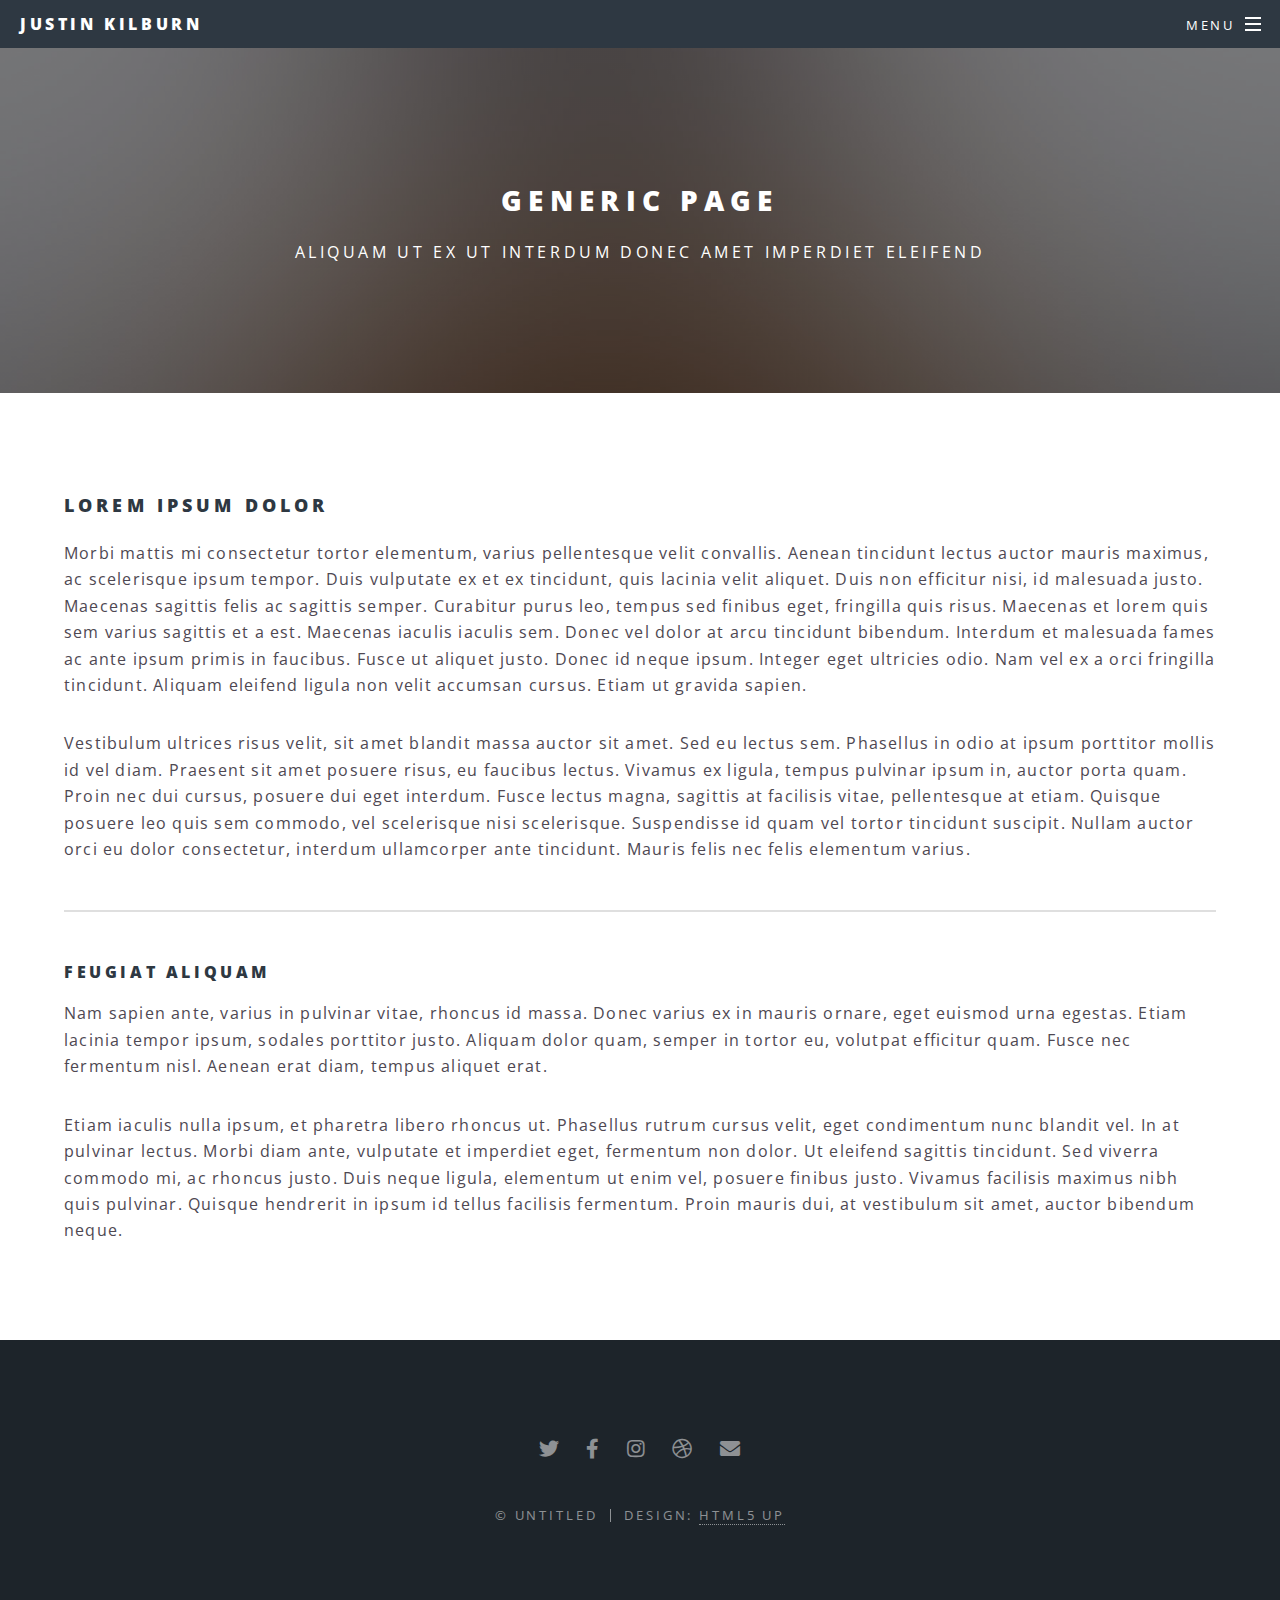
<file: generic.html>
<!DOCTYPE HTML>
<!--
	Spectral by HTML5 UP
	html5up.net | @ajlkn
	Free for personal and commercial use under the CCA 3.0 license (html5up.net/license)
-->
<html>
	<head>
		<title>Justin Kilburn</title>
		<meta charset="utf-8" />
		<meta name="viewport" content="width=device-width, initial-scale=1, user-scalable=no" />
		<link rel="stylesheet" href="assets/css/main.css" />
		<link rel="shortcut icon" type="image/png" href="./images/icons8-full-moon-64.png"/>
		<noscript><link rel="stylesheet" href="assets/css/noscript.css" /></noscript>
	</head>
	<body class="is-preload">

		<!-- Page Wrapper -->
			<div id="page-wrapper">

				<!-- Header -->
					<header id="header">
						<h1><a href="index.html">Justin Kilburn</a></h1>
						<nav id="nav">
							<ul>
								<li class="special">
									<a href="#menu" class="menuToggle"><span>Menu</span></a>
									<div id="menu">
										<ul>
											<li><a href="index.html">Home</a></li>
											<!-- <li><a href="generic.html">My Story</a></li> -->
											<!-- <li><a href="elements.html">Elements</a></li> -->
										</ul>
									</div>
								</li>
							</ul>
						</nav>
					</header>

				<!-- Main -->
					<article id="main">
						<header>
							<h2>Generic Page</h2>
							<p>Aliquam ut ex ut interdum donec amet imperdiet eleifend</p>
						</header>
						<section class="wrapper style5">
							<div class="inner">

								<h3>Lorem ipsum dolor</h3>
								<p>Morbi mattis mi consectetur tortor elementum, varius pellentesque velit convallis. Aenean tincidunt lectus auctor mauris maximus, ac scelerisque ipsum tempor. Duis vulputate ex et ex tincidunt, quis lacinia velit aliquet. Duis non efficitur nisi, id malesuada justo. Maecenas sagittis felis ac sagittis semper. Curabitur purus leo, tempus sed finibus eget, fringilla quis risus. Maecenas et lorem quis sem varius sagittis et a est. Maecenas iaculis iaculis sem. Donec vel dolor at arcu tincidunt bibendum. Interdum et malesuada fames ac ante ipsum primis in faucibus. Fusce ut aliquet justo. Donec id neque ipsum. Integer eget ultricies odio. Nam vel ex a orci fringilla tincidunt. Aliquam eleifend ligula non velit accumsan cursus. Etiam ut gravida sapien.</p>

								<p>Vestibulum ultrices risus velit, sit amet blandit massa auctor sit amet. Sed eu lectus sem. Phasellus in odio at ipsum porttitor mollis id vel diam. Praesent sit amet posuere risus, eu faucibus lectus. Vivamus ex ligula, tempus pulvinar ipsum in, auctor porta quam. Proin nec dui cursus, posuere dui eget interdum. Fusce lectus magna, sagittis at facilisis vitae, pellentesque at etiam. Quisque posuere leo quis sem commodo, vel scelerisque nisi scelerisque. Suspendisse id quam vel tortor tincidunt suscipit. Nullam auctor orci eu dolor consectetur, interdum ullamcorper ante tincidunt. Mauris felis nec felis elementum varius.</p>

								<hr />

								<h4>Feugiat aliquam</h4>
								<p>Nam sapien ante, varius in pulvinar vitae, rhoncus id massa. Donec varius ex in mauris ornare, eget euismod urna egestas. Etiam lacinia tempor ipsum, sodales porttitor justo. Aliquam dolor quam, semper in tortor eu, volutpat efficitur quam. Fusce nec fermentum nisl. Aenean erat diam, tempus aliquet erat.</p>

								<p>Etiam iaculis nulla ipsum, et pharetra libero rhoncus ut. Phasellus rutrum cursus velit, eget condimentum nunc blandit vel. In at pulvinar lectus. Morbi diam ante, vulputate et imperdiet eget, fermentum non dolor. Ut eleifend sagittis tincidunt. Sed viverra commodo mi, ac rhoncus justo. Duis neque ligula, elementum ut enim vel, posuere finibus justo. Vivamus facilisis maximus nibh quis pulvinar. Quisque hendrerit in ipsum id tellus facilisis fermentum. Proin mauris dui, at vestibulum sit amet, auctor bibendum neque.</p>

							</div>
						</section>
					</article>

				<!-- Footer -->
					<footer id="footer">
						<ul class="icons">
							<li><a href="#" class="icon brands fa-twitter"><span class="label">Twitter</span></a></li>
							<li><a href="#" class="icon brands fa-facebook-f"><span class="label">Facebook</span></a></li>
							<li><a href="#" class="icon brands fa-instagram"><span class="label">Instagram</span></a></li>
							<li><a href="#" class="icon brands fa-dribbble"><span class="label">Dribbble</span></a></li>
							<li><a href="#" class="icon solid fa-envelope"><span class="label">Email</span></a></li>
						</ul>
						<ul class="copyright">
							<li>&copy; Untitled</li><li>Design: <a href="http://html5up.net">HTML5 UP</a></li>
						</ul>
					</footer>

			</div>

		<!-- Scripts -->
			<script src="assets/js/jquery.min.js"></script>
			<script src="assets/js/jquery.scrollex.min.js"></script>
			<script src="assets/js/jquery.scrolly.min.js"></script>
			<script src="assets/js/browser.min.js"></script>
			<script src="assets/js/breakpoints.min.js"></script>
			<script src="assets/js/util.js"></script>
			<script src="assets/js/main.js"></script>

	</body>
</html>
</file>
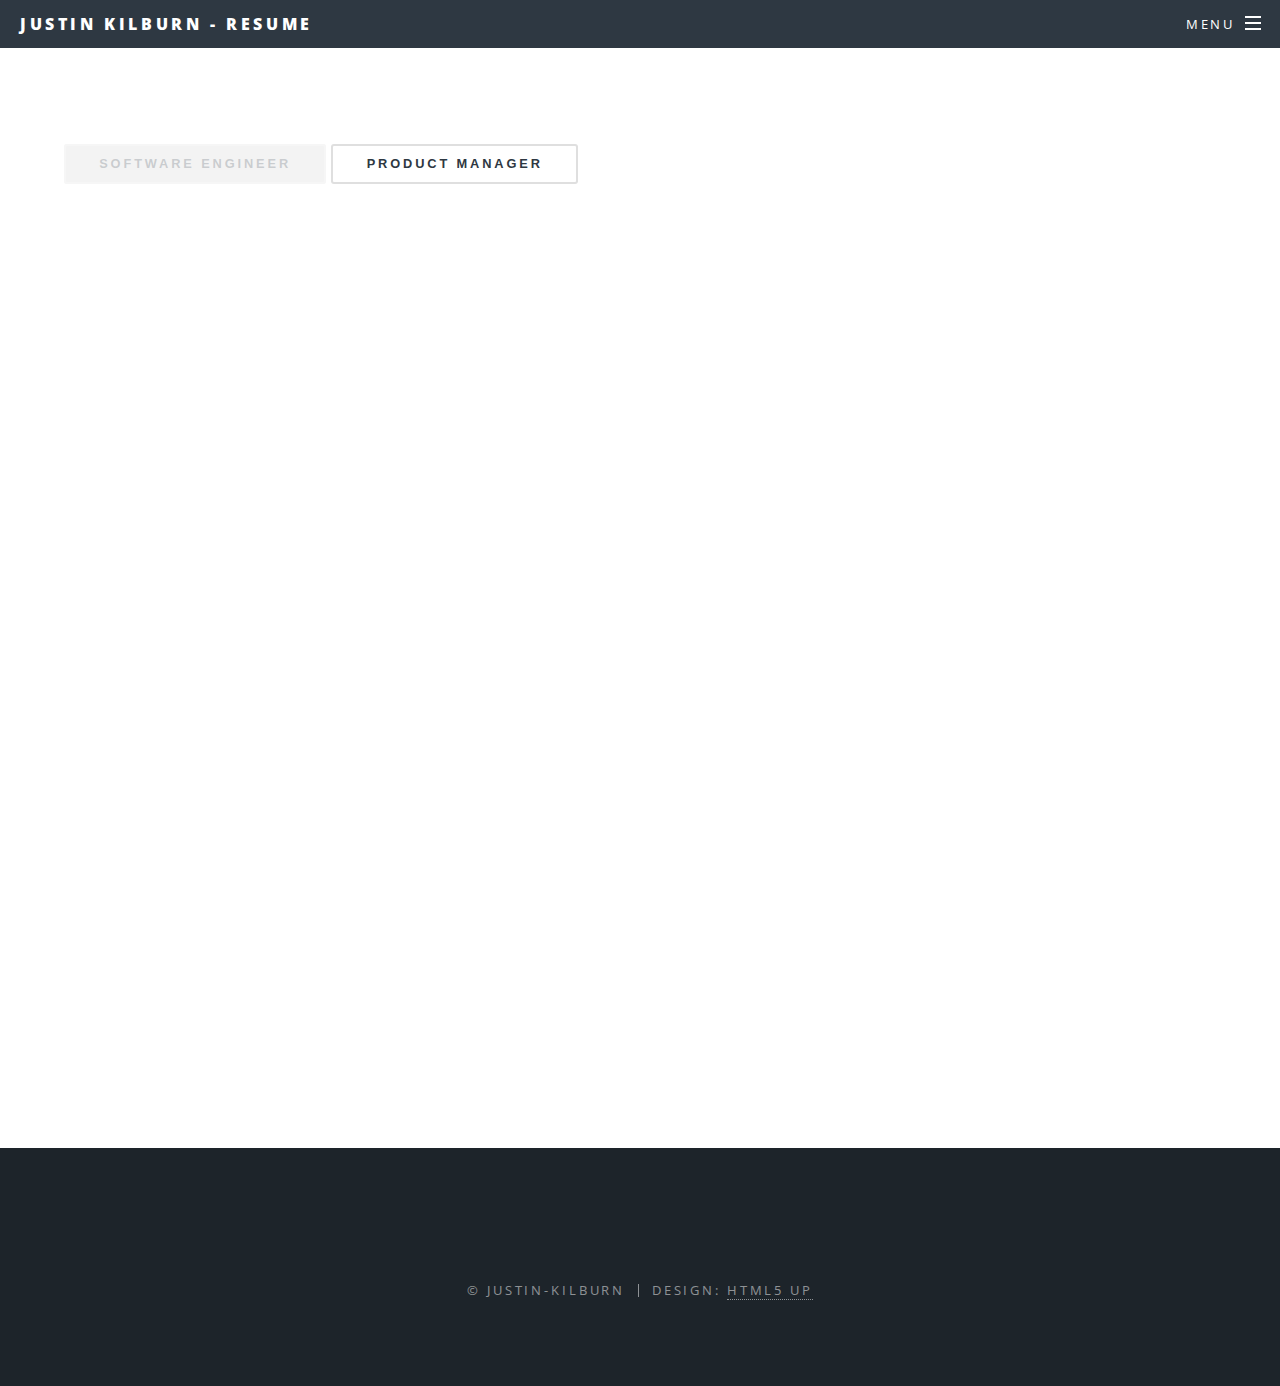
<file: resume.html>
<html>
	<head>
		<title>Justin Kilburn</title>
		<meta charset="utf-8" />
		<meta name="viewport" content="width=device-width, initial-scale=1, user-scalable=no" />
		<link rel="stylesheet" href="assets/css/main.css" />
		<link rel="shortcut icon" type="image/png" href="./images/icons8-full-moon-64.png"/>
		<noscript><link rel="stylesheet" href="assets/css/noscript.css" /></noscript>
	</head>
	<body class="is-preload">

		<!-- Page Wrapper -->
			<div id="page-wrapper">

				<!-- Header -->
					<header id="header">
						<h1><a href="index.html">Justin Kilburn - Resume</a></h1>
						<nav id="nav">
							<ul>
								<li class="special">
									<a href="#menu" class="menuToggle"><span>Menu</span></a>
									<div id="menu">
										<ul>
											<li><a href="index.html">Home</a></li>
											<li><a href="resume.html">Resume<span class="fa regular fa-hand-point-left"></span></a></li>
											<li><a href="sidework.html">Sidework</a></li>
											<!-- <li><a href="generic.html">My Story</a></li> -->
											<!-- <li><a href="elements.html">Elements</a></li> -->
										</ul>
									</div>
								</li>
							</ul>
						</nav>
					</header>

				<!-- Main -->
					<article id="main">
						<section class="wrapper style5">
							<div class="inner">
								<!-- <iframe src="./assets/Justin_Kilburn_Resume.pdf" style="width: 100%; height: 100%;"></iframe>
								<iframe src="./assets//Justin_Kilburn_PM_Resume.pdf" style="width: 100%; height: 100%;"></iframe> -->
								<div class="iframe-buttons">
									<button id="resume1Button" onclick="changeIframeSrc('SWE')">Software Engineer</button>
									<button id="resume2Button" onclick="changeIframeSrc('PM')">Product Manager</button>
								</div>
								<iframe id="iframe" style="width: 100%; height: 100%;"></iframe>
							</div>
						</section>
					</article>

				<!-- Footer -->
					<footer id="footer">
						<ul class="icons">
							<!-- <li><a href="#" class="icon brands fa-twitter"><span class="label">Twitter</span></a></li>
							<li><a href="#" class="icon brands fa-facebook-f"><span class="label">Facebook</span></a></li>
							<li><a href="#" class="icon brands fa-instagram"><span class="label">Instagram</span></a></li>
							<li><a href="#" class="icon brands fa-dribbble"><span class="label">Dribbble</span></a></li>
							<li><a href="#" class="icon solid fa-envelope"><span class="label">Email</span></a></li> -->
						</ul>
						<ul class="copyright">
							<li>&copy; justin-kilburn</li><li>Design: <a href="http://html5up.net">HTML5 UP</a></li>
						</ul>
					</footer>

			</div>

		<!-- Scripts -->
			<script src="assets/js/jquery.min.js"></script>
			<script src="assets/js/jquery.scrollex.min.js"></script>
			<script src="assets/js/jquery.scrolly.min.js"></script>
			<script src="assets/js/browser.min.js"></script>
			<script src="assets/js/breakpoints.min.js"></script>
			<script src="assets/js/util.js"></script>
			<script src="assets/js/main.js"></script>
			<script src="assets/js/resumebuttons.js"></script>

	</body>
</html>
</file>
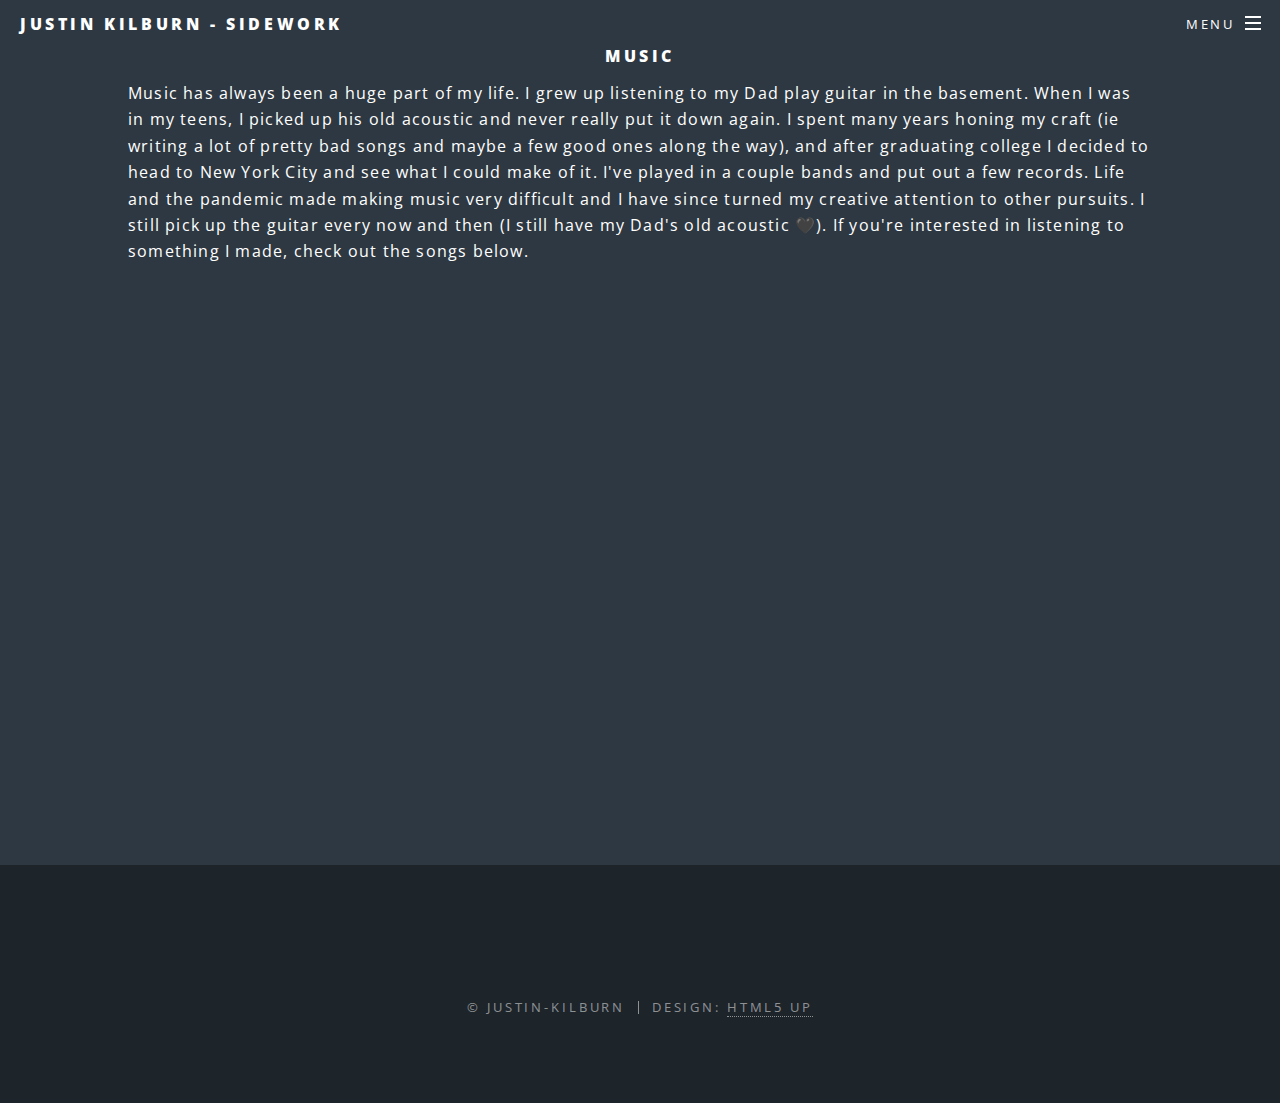
<file: sidework.html>
<html>
	<head>
		<title>Justin Kilburn</title>
		<meta charset="utf-8" />
		<meta name="viewport" content="width=device-width, initial-scale=1, user-scalable=no" />
		<link rel="stylesheet" href="assets/css/main.css" />
		<link rel="shortcut icon" type="image/png" href="./images/icons8-full-moon-64.png"/>
		<noscript><link rel="stylesheet" href="assets/css/noscript.css" /></noscript>
	</head>
	<body class="is-preload">

		<!-- Page Wrapper -->
			<div id="page-wrapper">

				<!-- Header -->
					<header id="header">
						<h1><a href="index.html">Justin Kilburn - Sidework</a></h1>
						<nav id="nav">
							<ul>
								<li class="special">
									<a href="#menu" class="menuToggle"><span>Menu</span></a>
									<div id="menu">
										<ul>
											<li><a href="index.html">Home</a></li>
											<li><a href="resume.html">Resume</a></li>
											<li><a href="sidework.html">Sidework<span class="fa regular fa-hand-point-left"></span></a></li>
											<!-- <li><a href="generic.html">My Story</a></li> -->
											<!-- <li><a href="elements.html">Elements</a></li> -->
										</ul>
									</div>
								</li>
							</ul>
						</nav>
					</header>

				<!-- Main -->
				<h1 style="text-align: center;">MUSIC</h1>
				<p class="musicAboutContainer">
					Music has always been a huge part of my life. 
					I grew up listening to my Dad play guitar in the basement. 
					When I was in my teens, I picked up his old acoustic and never really put it down again.
					I spent many years honing my craft (ie writing a lot of pretty bad songs and maybe a few good ones along the way),
					and after graduating college I decided to head to New York City and see what I could make of it.
					I've played in a couple bands and put out a few records.
					Life and the pandemic made making music very difficult and I have since turned my creative attention to other pursuits.
					I still pick up the guitar every now and then (I still have my Dad's old acoustic 🖤).
					If you're interested in listening to something I made, check out the songs below.
				</p>
				<div class="musicPlayerContainer">
					<iframe style="border-radius:12px" src="https://open.spotify.com/embed/album/6Pa4H0APefBgJb00aD4pLa?utm_source=generator" width="100%" height="352" frameBorder="0" allowfullscreen="" allow="autoplay; clipboard-write; encrypted-media; fullscreen; picture-in-picture" loading="lazy"></iframe>
					<iframe style="border: 0; width: 100%; height: 120px;" src="https://bandcamp.com/EmbeddedPlayer/album=3604530517/size=large/bgcol=ffffff/linkcol=0687f5/tracklist=false/artwork=small/transparent=true/" seamless><a href="https://thatmoon.bandcamp.com/album/branch-bride">Branch &amp; Bride by That Moon</a></iframe>
				</div>
					
                

				<!-- Footer -->
					<footer id="footer">
						<ul class="icons">
							<!-- <li><a href="#" class="icon brands fa-twitter"><span class="label">Twitter</span></a></li>
							<li><a href="#" class="icon brands fa-facebook-f"><span class="label">Facebook</span></a></li>
							<li><a href="#" class="icon brands fa-instagram"><span class="label">Instagram</span></a></li>
							<li><a href="#" class="icon brands fa-dribbble"><span class="label">Dribbble</span></a></li>
							<li><a href="#" class="icon solid fa-envelope"><span class="label">Email</span></a></li> -->
						</ul>
						<ul class="copyright">
							<li>&copy; justin-kilburn</li><li>Design: <a href="http://html5up.net">HTML5 UP</a></li>
						</ul>
					</footer>

			</div>

		<!-- Scripts -->
			<script src="assets/js/jquery.min.js"></script>
			<script src="assets/js/jquery.scrollex.min.js"></script>
			<script src="assets/js/jquery.scrolly.min.js"></script>
			<script src="assets/js/browser.min.js"></script>
			<script src="assets/js/breakpoints.min.js"></script>
			<script src="assets/js/util.js"></script>
			<script src="assets/js/main.js"></script>

	</body>
</html>
</file>
<file: assets/css/noscript.css>
/*
	Spectral by HTML5 UP
	html5up.net | @ajlkn
	Free for personal and commercial use under the CCA 3.0 license (html5up.net/license)
*/

/* Banner */

	body.is-preload #banner h2 {
		-moz-transform: none;
		-webkit-transform: none;
		-ms-transform: none;
		transform: none;
		opacity: 1;
	}

		body.is-preload #banner h2:before, body.is-preload #banner h2:after {
			width: 100%;
		}

	body.is-preload #banner .more {
		-moz-transform: none;
		-webkit-transform: none;
		-ms-transform: none;
		transform: none;
		opacity: 1;
	}

	body.is-preload #banner:after {
		opacity: 0;
	}
</file>
<file: assets/css/main.css>
@import url(fontawesome-all.min.css);
@import url("https://fonts.googleapis.com/css?family=Open+Sans:400,400italic,600,600italic,800,800italic");

/*
	Spectral by HTML5 UP
	html5up.net | @ajlkn
	Free for personal and commercial use under the CCA 3.0 license (html5up.net/license)
*/

html, body, div, span, applet, object,
iframe, h1, h2, h3, h4, h5, h6, p, blockquote,
pre, a, abbr, acronym, address, big, cite,
code, del, dfn, em, img, ins, kbd, q, s, samp,
small, strike, strong, sub, sup, tt, var, b,
u, i, center, dl, dt, dd, ol, ul, li, fieldset,
form, label, legend, table, caption, tbody,
tfoot, thead, tr, th, td, article, aside,
canvas, details, embed, figure, figcaption,
footer, header, hgroup, menu, nav, output, ruby,
section, summary, time, mark, audio, video {
	margin: 0;
	padding: 0;
	border: 0;
	font-size: 100%;
	font: inherit;
	vertical-align: baseline;}

article, aside, details, figcaption, figure,
footer, header, hgroup, menu, nav, section {
	display: block;}

body {
	line-height: 1;
}

ol, ul {
	list-style: none;
}

blockquote, q {
	quotes: none;
}

	blockquote:before, blockquote:after, q:before, q:after {
		content: '';
		content: none;
	}

table {
	border-collapse: collapse;
	border-spacing: 0;
}

body {
	-webkit-text-size-adjust: none;
}

mark {
	background-color: transparent;
	color: inherit;
}

input::-moz-focus-inner {
	border: 0;
	padding: 0;
}

input, select, textarea {
	-moz-appearance: none;
	-webkit-appearance: none;
	-ms-appearance: none;
	appearance: none;
}

/* Basic */

	@-ms-viewport {
		width: device-width;
	}

	html {
		box-sizing: border-box;
	}

	*, *:before, *:after {
		box-sizing: inherit;
	}

	body {
		background: #2e3842;
	}

		body.is-preload *, body.is-preload *:before, body.is-preload *:after {
			-moz-animation: none !important;
			-webkit-animation: none !important;
			-ms-animation: none !important;
			animation: none !important;
			-moz-transition: none !important;
			-webkit-transition: none !important;
			-ms-transition: none !important;
			transition: none !important;
		}

	body, input, select, textarea {
		color: #fff;
		font-family: "Open Sans", Helvetica, sans-serif;
		font-size: 15pt;
		font-weight: 400;
		letter-spacing: 0.075em;
		line-height: 1.65em;
	}

		@media screen and (max-width: 1680px) {

			body, input, select, textarea {
				font-size: 13pt;
			}

		}

		@media screen and (max-width: 1280px) {

			body, input, select, textarea {
				font-size: 12pt;
			}

		}

		@media screen and (max-width: 736px) {

			body, input, select, textarea {
				font-size: 11pt;
				letter-spacing: 0.0375em;
			}

		}

	a {
		-moz-transition: color 0.2s ease, border-bottom-color 0.2s ease;
		-webkit-transition: color 0.2s ease, border-bottom-color 0.2s ease;
		-ms-transition: color 0.2s ease, border-bottom-color 0.2s ease;
		transition: color 0.2s ease, border-bottom-color 0.2s ease;
		border-bottom: dotted 1px;
		color: inherit;
		text-decoration: none;
	}

		a:hover {
			border-bottom-color: transparent;
		}

	strong, b {
		color: #fff;
		font-weight: 600;
	}

	em, i {
		font-style: italic;
	}

	p {
		margin: 0 0 2em 0;
	}

	h1, h2, h3, h4, h5, h6 {
		color: #fff;
		font-weight: 800;
		letter-spacing: 0.225em;
		line-height: 1em;
		margin: 0 0 1em 0;
		text-transform: uppercase;
	}

		h1 a, h2 a, h3 a, h4 a, h5 a, h6 a {
			color: inherit;
			text-decoration: none;
		}

	h2 {
		font-size: 1.35em;
		line-height: 1.75em;
	}

		@media screen and (max-width: 736px) {

			h2 {
				font-size: 1.1em;
				line-height: 1.65em;
			}

		}

	h3 {
		font-size: 1.15em;
		line-height: 1.75em;
	}

		@media screen and (max-width: 736px) {

			h3 {
				font-size: 1em;
				line-height: 1.65em;
			}

		}

	h4 {
		font-size: 1em;
		line-height: 1.5em;
	}

	h5 {
		font-size: 0.8em;
		line-height: 1.5em;
	}

	h6 {
		font-size: 0.7em;
		line-height: 1.5em;
	}

	sub {
		font-size: 0.8em;
		position: relative;
		top: 0.5em;
	}

	sup {
		font-size: 0.8em;
		position: relative;
		top: -0.5em;
	}

	hr {
		border: 0;
		border-bottom: solid 2px #fff;
		margin: 3em 0;
	}

		hr.major {
			margin: 4.5em 0;
		}

	blockquote {
		border-left: solid 4px #fff;
		font-style: italic;
		margin: 0 0 2em 0;
		padding: 0.5em 0 0.5em 2em;
	}

	code {
		background: rgba(144, 144, 144, 0.25);
		border-radius: 3px;
		font-family: "Courier New", monospace;
		font-size: 0.9em;
		letter-spacing: 0;
		margin: 0 0.25em;
		padding: 0.25em 0.65em;
	}

	pre {
		-webkit-overflow-scrolling: touch;
		font-family: "Courier New", monospace;
		font-size: 0.9em;
		margin: 0 0 2em 0;
	}

		pre code {
			display: block;
			line-height: 1.75em;
			padding: 1em 1.5em;
			overflow-x: auto;
		}

	.align-left {
		text-align: left;
	}

	.align-center {
		text-align: center;
	}

	.align-right {
		text-align: right;
	}

/* Row */

	.row {
		display: flex;
		flex-wrap: wrap;
		box-sizing: border-box;
		align-items: stretch;
	}

		.row > * {
			box-sizing: border-box;
		}

		.row.gtr-uniform > * > :last-child {
			margin-bottom: 0;
		}

		.row.aln-left {
			justify-content: flex-start;
		}

		.row.aln-center {
			justify-content: center;
		}

		.row.aln-right {
			justify-content: flex-end;
		}

		.row.aln-top {
			align-items: flex-start;
		}

		.row.aln-middle {
			align-items: center;
		}

		.row.aln-bottom {
			align-items: flex-end;
		}

		.row > .imp {
			order: -1;
		}

		.row > .col-1 {
			width: 8.33333%;
		}

		.row > .off-1 {
			margin-left: 8.33333%;
		}

		.row > .col-2 {
			width: 16.66667%;
		}

		.row > .off-2 {
			margin-left: 16.66667%;
		}

		.row > .col-3 {
			width: 25%;
		}

		.row > .off-3 {
			margin-left: 25%;
		}

		.row > .col-4 {
			width: 33.33333%;
		}

		.row > .off-4 {
			margin-left: 33.33333%;
		}

		.row > .col-5 {
			width: 41.66667%;
		}

		.row > .off-5 {
			margin-left: 41.66667%;
		}

		.row > .col-6 {
			width: 50%;
		}

		.row > .off-6 {
			margin-left: 50%;
		}

		.row > .col-7 {
			width: 58.33333%;
		}

		.row > .off-7 {
			margin-left: 58.33333%;
		}

		.row > .col-8 {
			width: 66.66667%;
		}

		.row > .off-8 {
			margin-left: 66.66667%;
		}

		.row > .col-9 {
			width: 75%;
		}

		.row > .off-9 {
			margin-left: 75%;
		}

		.row > .col-10 {
			width: 83.33333%;
		}

		.row > .off-10 {
			margin-left: 83.33333%;
		}

		.row > .col-11 {
			width: 91.66667%;
		}

		.row > .off-11 {
			margin-left: 91.66667%;
		}

		.row > .col-12 {
			width: 100%;
		}

		.row > .off-12 {
			margin-left: 100%;
		}

		.row.gtr-0 {
			margin-top: 0;
			margin-left: 0em;
		}

			.row.gtr-0 > * {
				padding: 0 0 0 0em;
			}

			.row.gtr-0.gtr-uniform {
				margin-top: 0em;
			}

				.row.gtr-0.gtr-uniform > * {
					padding-top: 0em;
				}

		.row.gtr-25 {
			margin-top: 0;
			margin-left: -0.375em;
		}

			.row.gtr-25 > * {
				padding: 0 0 0 0.375em;
			}

			.row.gtr-25.gtr-uniform {
				margin-top: -0.375em;
			}

				.row.gtr-25.gtr-uniform > * {
					padding-top: 0.375em;
				}

		.row.gtr-50 {
			margin-top: 0;
			margin-left: -0.75em;
		}

			.row.gtr-50 > * {
				padding: 0 0 0 0.75em;
			}

			.row.gtr-50.gtr-uniform {
				margin-top: -0.75em;
			}

				.row.gtr-50.gtr-uniform > * {
					padding-top: 0.75em;
				}

		.row {
			margin-top: 0;
			margin-left: -1.5em;
		}

			.row > * {
				padding: 0 0 0 1.5em;
			}

			.row.gtr-uniform {
				margin-top: -1.5em;
			}

				.row.gtr-uniform > * {
					padding-top: 1.5em;
				}

		.row.gtr-150 {
			margin-top: 0;
			margin-left: -2.25em;
		}

			.row.gtr-150 > * {
				padding: 0 0 0 2.25em;
			}

			.row.gtr-150.gtr-uniform {
				margin-top: -2.25em;
			}

				.row.gtr-150.gtr-uniform > * {
					padding-top: 2.25em;
				}

		.row.gtr-200 {
			margin-top: 0;
			margin-left: -3em;
		}

			.row.gtr-200 > * {
				padding: 0 0 0 3em;
			}

			.row.gtr-200.gtr-uniform {
				margin-top: -3em;
			}

				.row.gtr-200.gtr-uniform > * {
					padding-top: 3em;
				}

		@media screen and (max-width: 1680px) {

			.row {
				display: flex;
				flex-wrap: wrap;
				box-sizing: border-box;
				align-items: stretch;
			}

				.row > * {
					box-sizing: border-box;
				}

				.row.gtr-uniform > * > :last-child {
					margin-bottom: 0;
				}

				.row.aln-left {
					justify-content: flex-start;
				}

				.row.aln-center {
					justify-content: center;
				}

				.row.aln-right {
					justify-content: flex-end;
				}

				.row.aln-top {
					align-items: flex-start;
				}

				.row.aln-middle {
					align-items: center;
				}

				.row.aln-bottom {
					align-items: flex-end;
				}

				.row > .imp-xlarge {
					order: -1;
				}

				.row > .col-1-xlarge {
					width: 8.33333%;
				}

				.row > .off-1-xlarge {
					margin-left: 8.33333%;
				}

				.row > .col-2-xlarge {
					width: 16.66667%;
				}

				.row > .off-2-xlarge {
					margin-left: 16.66667%;
				}

				.row > .col-3-xlarge {
					width: 25%;
				}

				.row > .off-3-xlarge {
					margin-left: 25%;
				}

				.row > .col-4-xlarge {
					width: 33.33333%;
				}

				.row > .off-4-xlarge {
					margin-left: 33.33333%;
				}

				.row > .col-5-xlarge {
					width: 41.66667%;
				}

				.row > .off-5-xlarge {
					margin-left: 41.66667%;
				}

				.row > .col-6-xlarge {
					width: 50%;
				}

				.row > .off-6-xlarge {
					margin-left: 50%;
				}

				.row > .col-7-xlarge {
					width: 58.33333%;
				}

				.row > .off-7-xlarge {
					margin-left: 58.33333%;
				}

				.row > .col-8-xlarge {
					width: 66.66667%;
				}

				.row > .off-8-xlarge {
					margin-left: 66.66667%;
				}

				.row > .col-9-xlarge {
					width: 75%;
				}

				.row > .off-9-xlarge {
					margin-left: 75%;
				}

				.row > .col-10-xlarge {
					width: 83.33333%;
				}

				.row > .off-10-xlarge {
					margin-left: 83.33333%;
				}

				.row > .col-11-xlarge {
					width: 91.66667%;
				}

				.row > .off-11-xlarge {
					margin-left: 91.66667%;
				}

				.row > .col-12-xlarge {
					width: 100%;
				}

				.row > .off-12-xlarge {
					margin-left: 100%;
				}

				.row.gtr-0 {
					margin-top: 0;
					margin-left: 0em;
				}

					.row.gtr-0 > * {
						padding: 0 0 0 0em;
					}

					.row.gtr-0.gtr-uniform {
						margin-top: 0em;
					}

						.row.gtr-0.gtr-uniform > * {
							padding-top: 0em;
						}

				.row.gtr-25 {
					margin-top: 0;
					margin-left: -0.375em;
				}

					.row.gtr-25 > * {
						padding: 0 0 0 0.375em;
					}

					.row.gtr-25.gtr-uniform {
						margin-top: -0.375em;
					}

						.row.gtr-25.gtr-uniform > * {
							padding-top: 0.375em;
						}

				.row.gtr-50 {
					margin-top: 0;
					margin-left: -0.75em;
				}

					.row.gtr-50 > * {
						padding: 0 0 0 0.75em;
					}

					.row.gtr-50.gtr-uniform {
						margin-top: -0.75em;
					}

						.row.gtr-50.gtr-uniform > * {
							padding-top: 0.75em;
						}

				.row {
					margin-top: 0;
					margin-left: -1.5em;
				}

					.row > * {
						padding: 0 0 0 1.5em;
					}

					.row.gtr-uniform {
						margin-top: -1.5em;
					}

						.row.gtr-uniform > * {
							padding-top: 1.5em;
						}

				.row.gtr-150 {
					margin-top: 0;
					margin-left: -2.25em;
				}

					.row.gtr-150 > * {
						padding: 0 0 0 2.25em;
					}

					.row.gtr-150.gtr-uniform {
						margin-top: -2.25em;
					}

						.row.gtr-150.gtr-uniform > * {
							padding-top: 2.25em;
						}

				.row.gtr-200 {
					margin-top: 0;
					margin-left: -3em;
				}

					.row.gtr-200 > * {
						padding: 0 0 0 3em;
					}

					.row.gtr-200.gtr-uniform {
						margin-top: -3em;
					}

						.row.gtr-200.gtr-uniform > * {
							padding-top: 3em;
						}

		}

		@media screen and (max-width: 1280px) {

			.row {
				display: flex;
				flex-wrap: wrap;
				box-sizing: border-box;
				align-items: stretch;
			}

				.row > * {
					box-sizing: border-box;
				}

				.row.gtr-uniform > * > :last-child {
					margin-bottom: 0;
				}

				.row.aln-left {
					justify-content: flex-start;
				}

				.row.aln-center {
					justify-content: center;
				}

				.row.aln-right {
					justify-content: flex-end;
				}

				.row.aln-top {
					align-items: flex-start;
				}

				.row.aln-middle {
					align-items: center;
				}

				.row.aln-bottom {
					align-items: flex-end;
				}

				.row > .imp-large {
					order: -1;
				}

				.row > .col-1-large {
					width: 8.33333%;
				}

				.row > .off-1-large {
					margin-left: 8.33333%;
				}

				.row > .col-2-large {
					width: 16.66667%;
				}

				.row > .off-2-large {
					margin-left: 16.66667%;
				}

				.row > .col-3-large {
					width: 25%;
				}

				.row > .off-3-large {
					margin-left: 25%;
				}

				.row > .col-4-large {
					width: 33.33333%;
				}

				.row > .off-4-large {
					margin-left: 33.33333%;
				}

				.row > .col-5-large {
					width: 41.66667%;
				}

				.row > .off-5-large {
					margin-left: 41.66667%;
				}

				.row > .col-6-large {
					width: 50%;
				}

				.row > .off-6-large {
					margin-left: 50%;
				}

				.row > .col-7-large {
					width: 58.33333%;
				}

				.row > .off-7-large {
					margin-left: 58.33333%;
				}

				.row > .col-8-large {
					width: 66.66667%;
				}

				.row > .off-8-large {
					margin-left: 66.66667%;
				}

				.row > .col-9-large {
					width: 75%;
				}

				.row > .off-9-large {
					margin-left: 75%;
				}

				.row > .col-10-large {
					width: 83.33333%;
				}

				.row > .off-10-large {
					margin-left: 83.33333%;
				}

				.row > .col-11-large {
					width: 91.66667%;
				}

				.row > .off-11-large {
					margin-left: 91.66667%;
				}

				.row > .col-12-large {
					width: 100%;
				}

				.row > .off-12-large {
					margin-left: 100%;
				}

				.row.gtr-0 {
					margin-top: 0;
					margin-left: 0em;
				}

					.row.gtr-0 > * {
						padding: 0 0 0 0em;
					}

					.row.gtr-0.gtr-uniform {
						margin-top: 0em;
					}

						.row.gtr-0.gtr-uniform > * {
							padding-top: 0em;
						}

				.row.gtr-25 {
					margin-top: 0;
					margin-left: -0.375em;
				}

					.row.gtr-25 > * {
						padding: 0 0 0 0.375em;
					}

					.row.gtr-25.gtr-uniform {
						margin-top: -0.375em;
					}

						.row.gtr-25.gtr-uniform > * {
							padding-top: 0.375em;
						}

				.row.gtr-50 {
					margin-top: 0;
					margin-left: -0.75em;
				}

					.row.gtr-50 > * {
						padding: 0 0 0 0.75em;
					}

					.row.gtr-50.gtr-uniform {
						margin-top: -0.75em;
					}

						.row.gtr-50.gtr-uniform > * {
							padding-top: 0.75em;
						}

				.row {
					margin-top: 0;
					margin-left: -1.5em;
				}

					.row > * {
						padding: 0 0 0 1.5em;
					}

					.row.gtr-uniform {
						margin-top: -1.5em;
					}

						.row.gtr-uniform > * {
							padding-top: 1.5em;
						}

				.row.gtr-150 {
					margin-top: 0;
					margin-left: -2.25em;
				}

					.row.gtr-150 > * {
						padding: 0 0 0 2.25em;
					}

					.row.gtr-150.gtr-uniform {
						margin-top: -2.25em;
					}

						.row.gtr-150.gtr-uniform > * {
							padding-top: 2.25em;
						}

				.row.gtr-200 {
					margin-top: 0;
					margin-left: -3em;
				}

					.row.gtr-200 > * {
						padding: 0 0 0 3em;
					}

					.row.gtr-200.gtr-uniform {
						margin-top: -3em;
					}

						.row.gtr-200.gtr-uniform > * {
							padding-top: 3em;
						}

		}

		@media screen and (max-width: 980px) {

			.row {
				display: flex;
				flex-wrap: wrap;
				box-sizing: border-box;
				align-items: stretch;
			}

				.row > * {
					box-sizing: border-box;
				}

				.row.gtr-uniform > * > :last-child {
					margin-bottom: 0;
				}

				.row.aln-left {
					justify-content: flex-start;
				}

				.row.aln-center {
					justify-content: center;
				}

				.row.aln-right {
					justify-content: flex-end;
				}

				.row.aln-top {
					align-items: flex-start;
				}

				.row.aln-middle {
					align-items: center;
				}

				.row.aln-bottom {
					align-items: flex-end;
				}

				.row > .imp-medium {
					order: -1;
				}

				.row > .col-1-medium {
					width: 8.33333%;
				}

				.row > .off-1-medium {
					margin-left: 8.33333%;
				}

				.row > .col-2-medium {
					width: 16.66667%;
				}

				.row > .off-2-medium {
					margin-left: 16.66667%;
				}

				.row > .col-3-medium {
					width: 25%;
				}

				.row > .off-3-medium {
					margin-left: 25%;
				}

				.row > .col-4-medium {
					width: 33.33333%;
				}

				.row > .off-4-medium {
					margin-left: 33.33333%;
				}

				.row > .col-5-medium {
					width: 41.66667%;
				}

				.row > .off-5-medium {
					margin-left: 41.66667%;
				}

				.row > .col-6-medium {
					width: 50%;
				}

				.row > .off-6-medium {
					margin-left: 50%;
				}

				.row > .col-7-medium {
					width: 58.33333%;
				}

				.row > .off-7-medium {
					margin-left: 58.33333%;
				}

				.row > .col-8-medium {
					width: 66.66667%;
				}

				.row > .off-8-medium {
					margin-left: 66.66667%;
				}

				.row > .col-9-medium {
					width: 75%;
				}

				.row > .off-9-medium {
					margin-left: 75%;
				}

				.row > .col-10-medium {
					width: 83.33333%;
				}

				.row > .off-10-medium {
					margin-left: 83.33333%;
				}

				.row > .col-11-medium {
					width: 91.66667%;
				}

				.row > .off-11-medium {
					margin-left: 91.66667%;
				}

				.row > .col-12-medium {
					width: 100%;
				}

				.row > .off-12-medium {
					margin-left: 100%;
				}

				.row.gtr-0 {
					margin-top: 0;
					margin-left: 0em;
				}

					.row.gtr-0 > * {
						padding: 0 0 0 0em;
					}

					.row.gtr-0.gtr-uniform {
						margin-top: 0em;
					}

						.row.gtr-0.gtr-uniform > * {
							padding-top: 0em;
						}

				.row.gtr-25 {
					margin-top: 0;
					margin-left: -0.375em;
				}

					.row.gtr-25 > * {
						padding: 0 0 0 0.375em;
					}

					.row.gtr-25.gtr-uniform {
						margin-top: -0.375em;
					}

						.row.gtr-25.gtr-uniform > * {
							padding-top: 0.375em;
						}

				.row.gtr-50 {
					margin-top: 0;
					margin-left: -0.75em;
				}

					.row.gtr-50 > * {
						padding: 0 0 0 0.75em;
					}

					.row.gtr-50.gtr-uniform {
						margin-top: -0.75em;
					}

						.row.gtr-50.gtr-uniform > * {
							padding-top: 0.75em;
						}

				.row {
					margin-top: 0;
					margin-left: -1.5em;
				}

					.row > * {
						padding: 0 0 0 1.5em;
					}

					.row.gtr-uniform {
						margin-top: -1.5em;
					}

						.row.gtr-uniform > * {
							padding-top: 1.5em;
						}

				.row.gtr-150 {
					margin-top: 0;
					margin-left: -2.25em;
				}

					.row.gtr-150 > * {
						padding: 0 0 0 2.25em;
					}

					.row.gtr-150.gtr-uniform {
						margin-top: -2.25em;
					}

						.row.gtr-150.gtr-uniform > * {
							padding-top: 2.25em;
						}

				.row.gtr-200 {
					margin-top: 0;
					margin-left: -3em;
				}

					.row.gtr-200 > * {
						padding: 0 0 0 3em;
					}

					.row.gtr-200.gtr-uniform {
						margin-top: -3em;
					}

						.row.gtr-200.gtr-uniform > * {
							padding-top: 3em;
						}

		}

		@media screen and (max-width: 736px) {

			.row {
				display: flex;
				flex-wrap: wrap;
				box-sizing: border-box;
				align-items: stretch;
			}

				.row > * {
					box-sizing: border-box;
				}

				.row.gtr-uniform > * > :last-child {
					margin-bottom: 0;
				}

				.row.aln-left {
					justify-content: flex-start;
				}

				.row.aln-center {
					justify-content: center;
				}

				.row.aln-right {
					justify-content: flex-end;
				}

				.row.aln-top {
					align-items: flex-start;
				}

				.row.aln-middle {
					align-items: center;
				}

				.row.aln-bottom {
					align-items: flex-end;
				}

				.row > .imp-small {
					order: -1;
				}

				.row > .col-1-small {
					width: 8.33333%;
				}

				.row > .off-1-small {
					margin-left: 8.33333%;
				}

				.row > .col-2-small {
					width: 16.66667%;
				}

				.row > .off-2-small {
					margin-left: 16.66667%;
				}

				.row > .col-3-small {
					width: 25%;
				}

				.row > .off-3-small {
					margin-left: 25%;
				}

				.row > .col-4-small {
					width: 33.33333%;
				}

				.row > .off-4-small {
					margin-left: 33.33333%;
				}

				.row > .col-5-small {
					width: 41.66667%;
				}

				.row > .off-5-small {
					margin-left: 41.66667%;
				}

				.row > .col-6-small {
					width: 50%;
				}

				.row > .off-6-small {
					margin-left: 50%;
				}

				.row > .col-7-small {
					width: 58.33333%;
				}

				.row > .off-7-small {
					margin-left: 58.33333%;
				}

				.row > .col-8-small {
					width: 66.66667%;
				}

				.row > .off-8-small {
					margin-left: 66.66667%;
				}

				.row > .col-9-small {
					width: 75%;
				}

				.row > .off-9-small {
					margin-left: 75%;
				}

				.row > .col-10-small {
					width: 83.33333%;
				}

				.row > .off-10-small {
					margin-left: 83.33333%;
				}

				.row > .col-11-small {
					width: 91.66667%;
				}

				.row > .off-11-small {
					margin-left: 91.66667%;
				}

				.row > .col-12-small {
					width: 100%;
				}

				.row > .off-12-small {
					margin-left: 100%;
				}

				.row.gtr-0 {
					margin-top: 0;
					margin-left: 0em;
				}

					.row.gtr-0 > * {
						padding: 0 0 0 0em;
					}

					.row.gtr-0.gtr-uniform {
						margin-top: 0em;
					}

						.row.gtr-0.gtr-uniform > * {
							padding-top: 0em;
						}

				.row.gtr-25 {
					margin-top: 0;
					margin-left: -0.375em;
				}

					.row.gtr-25 > * {
						padding: 0 0 0 0.375em;
					}

					.row.gtr-25.gtr-uniform {
						margin-top: -0.375em;
					}

						.row.gtr-25.gtr-uniform > * {
							padding-top: 0.375em;
						}

				.row.gtr-50 {
					margin-top: 0;
					margin-left: -0.75em;
				}

					.row.gtr-50 > * {
						padding: 0 0 0 0.75em;
					}

					.row.gtr-50.gtr-uniform {
						margin-top: -0.75em;
					}

						.row.gtr-50.gtr-uniform > * {
							padding-top: 0.75em;
						}

				.row {
					margin-top: 0;
					margin-left: -1.5em;
				}

					.row > * {
						padding: 0 0 0 1.5em;
					}

					.row.gtr-uniform {
						margin-top: -1.5em;
					}

						.row.gtr-uniform > * {
							padding-top: 1.5em;
						}

				.row.gtr-150 {
					margin-top: 0;
					margin-left: -2.25em;
				}

					.row.gtr-150 > * {
						padding: 0 0 0 2.25em;
					}

					.row.gtr-150.gtr-uniform {
						margin-top: -2.25em;
					}

						.row.gtr-150.gtr-uniform > * {
							padding-top: 2.25em;
						}

				.row.gtr-200 {
					margin-top: 0;
					margin-left: -3em;
				}

					.row.gtr-200 > * {
						padding: 0 0 0 3em;
					}

					.row.gtr-200.gtr-uniform {
						margin-top: -3em;
					}

						.row.gtr-200.gtr-uniform > * {
							padding-top: 3em;
						}

		}

		@media screen and (max-width: 480px) {

			.row {
				display: flex;
				flex-wrap: wrap;
				box-sizing: border-box;
				align-items: stretch;
			}

				.row > * {
					box-sizing: border-box;
				}

				.row.gtr-uniform > * > :last-child {
					margin-bottom: 0;
				}

				.row.aln-left {
					justify-content: flex-start;
				}

				.row.aln-center {
					justify-content: center;
				}

				.row.aln-right {
					justify-content: flex-end;
				}

				.row.aln-top {
					align-items: flex-start;
				}

				.row.aln-middle {
					align-items: center;
				}

				.row.aln-bottom {
					align-items: flex-end;
				}

				.row > .imp-xsmall {
					order: -1;
				}

				.row > .col-1-xsmall {
					width: 8.33333%;
				}

				.row > .off-1-xsmall {
					margin-left: 8.33333%;
				}

				.row > .col-2-xsmall {
					width: 16.66667%;
				}

				.row > .off-2-xsmall {
					margin-left: 16.66667%;
				}

				.row > .col-3-xsmall {
					width: 25%;
				}

				.row > .off-3-xsmall {
					margin-left: 25%;
				}

				.row > .col-4-xsmall {
					width: 33.33333%;
				}

				.row > .off-4-xsmall {
					margin-left: 33.33333%;
				}

				.row > .col-5-xsmall {
					width: 41.66667%;
				}

				.row > .off-5-xsmall {
					margin-left: 41.66667%;
				}

				.row > .col-6-xsmall {
					width: 50%;
				}

				.row > .off-6-xsmall {
					margin-left: 50%;
				}

				.row > .col-7-xsmall {
					width: 58.33333%;
				}

				.row > .off-7-xsmall {
					margin-left: 58.33333%;
				}

				.row > .col-8-xsmall {
					width: 66.66667%;
				}

				.row > .off-8-xsmall {
					margin-left: 66.66667%;
				}

				.row > .col-9-xsmall {
					width: 75%;
				}

				.row > .off-9-xsmall {
					margin-left: 75%;
				}

				.row > .col-10-xsmall {
					width: 83.33333%;
				}

				.row > .off-10-xsmall {
					margin-left: 83.33333%;
				}

				.row > .col-11-xsmall {
					width: 91.66667%;
				}

				.row > .off-11-xsmall {
					margin-left: 91.66667%;
				}

				.row > .col-12-xsmall {
					width: 100%;
				}

				.row > .off-12-xsmall {
					margin-left: 100%;
				}

				.row.gtr-0 {
					margin-top: 0;
					margin-left: 0em;
				}

					.row.gtr-0 > * {
						padding: 0 0 0 0em;
					}

					.row.gtr-0.gtr-uniform {
						margin-top: 0em;
					}

						.row.gtr-0.gtr-uniform > * {
							padding-top: 0em;
						}

				.row.gtr-25 {
					margin-top: 0;
					margin-left: -0.375em;
				}

					.row.gtr-25 > * {
						padding: 0 0 0 0.375em;
					}

					.row.gtr-25.gtr-uniform {
						margin-top: -0.375em;
					}

						.row.gtr-25.gtr-uniform > * {
							padding-top: 0.375em;
						}

				.row.gtr-50 {
					margin-top: 0;
					margin-left: -0.75em;
				}

					.row.gtr-50 > * {
						padding: 0 0 0 0.75em;
					}

					.row.gtr-50.gtr-uniform {
						margin-top: -0.75em;
					}

						.row.gtr-50.gtr-uniform > * {
							padding-top: 0.75em;
						}

				.row {
					margin-top: 0;
					margin-left: -1.5em;
				}

					.row > * {
						padding: 0 0 0 1.5em;
					}

					.row.gtr-uniform {
						margin-top: -1.5em;
					}

						.row.gtr-uniform > * {
							padding-top: 1.5em;
						}

				.row.gtr-150 {
					margin-top: 0;
					margin-left: -2.25em;
				}

					.row.gtr-150 > * {
						padding: 0 0 0 2.25em;
					}

					.row.gtr-150.gtr-uniform {
						margin-top: -2.25em;
					}

						.row.gtr-150.gtr-uniform > * {
							padding-top: 2.25em;
						}

				.row.gtr-200 {
					margin-top: 0;
					margin-left: -3em;
				}

					.row.gtr-200 > * {
						padding: 0 0 0 3em;
					}

					.row.gtr-200.gtr-uniform {
						margin-top: -3em;
					}

						.row.gtr-200.gtr-uniform > * {
							padding-top: 3em;
						}

		}

/* Section/Article */

	section.special, article.special {
		text-align: center;
	}

	header p {
		color: rgba(255, 255, 255, 0.5);
		position: relative;
		top: -0.25em;
	}

	header h3 + p {
		font-size: 1.1em;
	}

	header h4 + p,
	header h5 + p,
	header h6 + p {
		font-size: 0.9em;
	}

	header.major {
		margin: 0 0 3.5em 0;
	}

		header.major h2, header.major h3, header.major h4, header.major h5, header.major h6 {
			border-bottom: solid 2px #fff;
			display: inline-block;
			padding-bottom: 1em;
			position: relative;
		}

			header.major h2:after, header.major h3:after, header.major h4:after, header.major h5:after, header.major h6:after {
				content: '';
				display: block;
				height: 1px;
			}

		header.major p {
			color: #fff;
			top: 0;
		}

		@media screen and (max-width: 736px) {

			header.major {
				margin: 0 0 2em 0;
			}

		}

	@media screen and (max-width: 980px) {

		header br {
			display: none;
		}

	}

/* Form */

	form {
		margin: 0 0 2em 0;
	}

	label {
		color: #fff;
		display: block;
		font-size: 0.9em;
		font-weight: 600;
		margin: 0 0 1em 0;
	}

	input[type="text"],
	input[type="password"],
	input[type="email"],
	select,
	textarea {
		-moz-appearance: none;
		-webkit-appearance: none;
		-ms-appearance: none;
		appearance: none;
		background-color: rgba(144, 144, 144, 0.25);
		border-radius: 3px;
		border: none;
		color: inherit;
		display: block;
		outline: 0;
		padding: 0 1em;
		text-decoration: none;
		width: 100%;
	}

		input[type="text"]:invalid,
		input[type="password"]:invalid,
		input[type="email"]:invalid,
		select:invalid,
		textarea:invalid {
			box-shadow: none;
		}

		input[type="text"]:focus,
		input[type="password"]:focus,
		input[type="email"]:focus,
		select:focus,
		textarea:focus {
			box-shadow: 0 0 0 2px #21b2a6;
		}

	select {
		background-size: 1.25em;
		background-repeat: no-repeat;
		background-position: calc(100% - 1em) center;
		height: 2.75em;
		padding-right: 2.75em;
		text-overflow: ellipsis;
	}

		select:focus::-ms-value {
			background-color: transparent;
		}

		select::-ms-expand {
			display: none;
		}

	input[type="text"],
	input[type="password"],
	input[type="email"],
	select {
		height: 2.75em;
	}

	textarea {
		padding: 0.75em 1em;
	}

	input[type="checkbox"],
	input[type="radio"] {
		-moz-appearance: none;
		-webkit-appearance: none;
		-ms-appearance: none;
		appearance: none;
		display: block;
		float: left;
		margin-right: -2em;
		opacity: 0;
		width: 1em;
		z-index: -1;
	}

		input[type="checkbox"] + label,
		input[type="radio"] + label {
			text-decoration: none;
			color: #fff;
			cursor: pointer;
			display: inline-block;
			font-size: 1em;
			font-weight: 400;
			padding-left: 2.4em;
			padding-right: 0.75em;
			position: relative;
		}

			input[type="checkbox"] + label:before,
			input[type="radio"] + label:before {
				-moz-osx-font-smoothing: grayscale;
				-webkit-font-smoothing: antialiased;
				display: inline-block;
				font-style: normal;
				font-variant: normal;
				text-rendering: auto;
				line-height: 1;
				text-transform: none !important;
				font-family: 'Font Awesome 5 Free';
				font-weight: 900;
			}

			input[type="checkbox"] + label:before,
			input[type="radio"] + label:before {
				background: rgba(144, 144, 144, 0.25);
				border-radius: 3px;
				content: '';
				display: inline-block;
				font-size: 0.8em;
				height: 2.0625em;
				left: 0;
				line-height: 2.0625em;
				position: absolute;
				text-align: center;
				top: 0;
				width: 2.0625em;
			}

		input[type="checkbox"]:checked + label:before,
		input[type="radio"]:checked + label:before {
			background: #2e3842;
			color: #fff;
			content: '\f00c';
		}

		input[type="checkbox"]:focus + label:before,
		input[type="radio"]:focus + label:before {
			box-shadow: 0 0 0 2px #21b2a6;
		}

	input[type="checkbox"] + label:before {
		border-radius: 3px;
	}

	input[type="radio"] + label:before {
		border-radius: 100%;
	}

	::-webkit-input-placeholder {
		color: rgba(255, 255, 255, 0.5) !important;
		opacity: 1.0;
	}

	:-moz-placeholder {
		color: rgba(255, 255, 255, 0.5) !important;
		opacity: 1.0;
	}

	::-moz-placeholder {
		color: rgba(255, 255, 255, 0.5) !important;
		opacity: 1.0;
	}

	:-ms-input-placeholder {
		color: rgba(255, 255, 255, 0.5) !important;
		opacity: 1.0;
	}

/* Box */

	.box {
		border-radius: 3px;
		border: solid 2px #fff;
		margin-bottom: 2em;
		padding: 1.5em;
	}

		.box > :last-child,
		.box > :last-child > :last-child,
		.box > :last-child > :last-child > :last-child {
			margin-bottom: 0;
		}

		.box.alt {
			border: 0;
			border-radius: 0;
			padding: 0;
		}

/* Icon */

	.icon {
		text-decoration: none;
		border-bottom: none;
		position: relative;
	}

		.icon:before {
			-moz-osx-font-smoothing: grayscale;
			-webkit-font-smoothing: antialiased;
			display: inline-block;
			font-style: normal;
			font-variant: normal;
			text-rendering: auto;
			line-height: 1;
			text-transform: none !important;
			font-family: 'Font Awesome 5 Free';
			font-weight: 400;
		}

		.icon > .label {
			display: none;
		}

		.icon:before {
			line-height: inherit;
		}

		.icon.solid:before {
			font-weight: 900;
		}

		.icon.brands:before {
			font-family: 'Font Awesome 5 Brands';
		}

		.icon.major {
			-moz-transform: rotate(-45deg);
			-webkit-transform: rotate(-45deg);
			-ms-transform: rotate(-45deg);
			transform: rotate(-45deg);
			border-radius: 3px;
			border: solid 2px #fff;
			display: inline-block;
			font-size: 1.35em;
			height: calc(3em + 2px);
			line-height: 3em;
			text-align: center;
			width: calc(3em + 2px);
		}

			.icon.major:before {
				-moz-transform: rotate(45deg);
				-webkit-transform: rotate(45deg);
				-ms-transform: rotate(45deg);
				transform: rotate(45deg);
				display: inline-block;
				font-size: 1.5em;
			}

			@media screen and (max-width: 736px) {

				.icon.major {
					font-size: 1em;
				}

			}

		.icon.style1 {
			color: #00ffcc;
		}

		.icon.style2 {
			color: #00f0ff;
		}

		.icon.style3 {
			color: #76ddff;
		}

/* Image */

	.image {
		border-radius: 3px;
		border: 0;
		display: inline-block;
		position: relative;
	}

		.image img {
			border-radius: 3px;
			display: block;
		}

		.image.left {
			float: left;
			margin: 0 2em 2em 0;
			top: 0.25em;
		}

		.image.right {
			float: right;
			margin: 0 0 2em 2em;
			top: 0.25em;
		}

		.image.left, .image.right {
			max-width: 40%;
		}

			.image.left img, .image.right img {
				width: 100%;
			}

		.image.fit {
			display: block;
			margin: 0 0 2em 0;
			width: 100%;
		}

			.image.fit img {
				width: 100%;
			}

/* List */

	ol {
		list-style: decimal;
		margin: 0 0 2em 0;
		padding-left: 1.25em;
	}

		ol li {
			padding-left: 0.25em;
		}

	ul {
		list-style: disc;
		margin: 0 0 2em 0;
		padding-left: 1em;
	}

		ul li {
			padding-left: 0.5em;
		}

		ul.alt {
			list-style: none;
			padding-left: 0;
		}

			ul.alt li {
				border-top: solid 1px #fff;
				padding: 0.5em 0;
			}

				ul.alt li:first-child {
					border-top: 0;
					padding-top: 0;
				}

	dl {
		margin: 0 0 2em 0;
	}

/* Actions */

	ul.actions {
		display: -moz-flex;
		display: -webkit-flex;
		display: -ms-flex;
		display: flex;
		cursor: default;
		list-style: none;
		margin-left: -1em;
		padding-left: 0;
	}

		ul.actions li {
			padding: 0 0 0 1em;
			vertical-align: middle;
		}

		ul.actions.special {
			-moz-justify-content: center;
			-webkit-justify-content: center;
			-ms-justify-content: center;
			justify-content: center;
			width: 100%;
			margin-left: 0;
		}

			ul.actions.special li:first-child {
				padding-left: 0;
			}

		ul.actions.stacked {
			-moz-flex-direction: column;
			-webkit-flex-direction: column;
			-ms-flex-direction: column;
			flex-direction: column;
			margin-left: 0;
		}

			ul.actions.stacked li {
				padding: 1em 0 0 0;
			}

				ul.actions.stacked li:first-child {
					padding-top: 0;
				}

		ul.actions.fit {
			width: calc(100% + 1em);
		}

			ul.actions.fit li {
				-moz-flex-grow: 1;
				-webkit-flex-grow: 1;
				-ms-flex-grow: 1;
				flex-grow: 1;
				-moz-flex-shrink: 1;
				-webkit-flex-shrink: 1;
				-ms-flex-shrink: 1;
				flex-shrink: 1;
				width: 100%;
			}

				ul.actions.fit li > * {
					width: 100%;
				}

			ul.actions.fit.stacked {
				width: 100%;
			}

		@media screen and (max-width: 480px) {

			ul.actions:not(.fixed) {
				-moz-flex-direction: column;
				-webkit-flex-direction: column;
				-ms-flex-direction: column;
				flex-direction: column;
				margin-left: 0;
				width: 100% !important;
			}

				ul.actions:not(.fixed) li {
					-moz-flex-grow: 1;
					-webkit-flex-grow: 1;
					-ms-flex-grow: 1;
					flex-grow: 1;
					-moz-flex-shrink: 1;
					-webkit-flex-shrink: 1;
					-ms-flex-shrink: 1;
					flex-shrink: 1;
					padding: 1em 0 0 0;
					text-align: center;
					width: 100%;
				}

					ul.actions:not(.fixed) li > * {
						width: 100%;
					}

					ul.actions:not(.fixed) li:first-child {
						padding-top: 0;
					}

					ul.actions:not(.fixed) li input[type="submit"],
					ul.actions:not(.fixed) li input[type="reset"],
					ul.actions:not(.fixed) li input[type="button"],
					ul.actions:not(.fixed) li button,
					ul.actions:not(.fixed) li .button {
						width: 100%;
					}

						ul.actions:not(.fixed) li input[type="submit"].icon:before,
						ul.actions:not(.fixed) li input[type="reset"].icon:before,
						ul.actions:not(.fixed) li input[type="button"].icon:before,
						ul.actions:not(.fixed) li button.icon:before,
						ul.actions:not(.fixed) li .button.icon:before {
							margin-left: -0.5em;
						}

		}

/* Icons */

	ul.icons {
		cursor: default;
		list-style: none;
		padding-left: 0;
	}

		ul.icons li {
			display: inline-block;
			padding: 0 1em 0 0;
		}

			ul.icons li:last-child {
				padding-right: 0 !important;
			}

		ul.icons.major {
			padding: 1em 0;
		}

			ul.icons.major li {
				padding-right: 3.5em;
			}

				@media screen and (max-width: 736px) {

					ul.icons.major li {
						padding: 0 1em !important;
					}

				}

/* Table */

	.table-wrapper {
		-webkit-overflow-scrolling: touch;
		overflow-x: auto;
	}

	table {
		margin: 0 0 2em 0;
		width: 100%;
	}

		table tbody tr {
			border: solid 1px #fff;
			border-left: 0;
			border-right: 0;
		}

			table tbody tr:nth-child(2n + 1) {
				background-color: rgba(144, 144, 144, 0.25);
			}

		table td {
			padding: 0.75em 0.75em;
		}

		table th {
			color: #fff;
			font-size: 0.9em;
			font-weight: 600;
			padding: 0 0.75em 0.75em 0.75em;
			text-align: left;
		}

		table thead {
			border-bottom: solid 2px #fff;
		}

		table tfoot {
			border-top: solid 2px #fff;
		}

		table.alt {
			border-collapse: separate;
		}

			table.alt tbody tr td {
				border: solid 1px #fff;
				border-left-width: 0;
				border-top-width: 0;
			}

				table.alt tbody tr td:first-child {
					border-left-width: 1px;
				}

			table.alt tbody tr:first-child td {
				border-top-width: 1px;
			}

			table.alt thead {
				border-bottom: 0;
			}

			table.alt tfoot {
				border-top: 0;
			}

/* Button */

	input[type="submit"],
	input[type="reset"],
	input[type="button"],
	button,
	.button {
		-moz-appearance: none;
		-webkit-appearance: none;
		-ms-appearance: none;
		appearance: none;
		-moz-transition: background-color 0.2s ease-in-out, color 0.2s ease-in-out;
		-webkit-transition: background-color 0.2s ease-in-out, color 0.2s ease-in-out;
		-ms-transition: background-color 0.2s ease-in-out, color 0.2s ease-in-out;
		transition: background-color 0.2s ease-in-out, color 0.2s ease-in-out;
		background-color: transparent;
		border-radius: 3px;
		border: 0;
		box-shadow: inset 0 0 0 2px #fff;
		color: #fff;
		cursor: pointer;
		display: inline-block;
		font-size: 0.8em;
		font-weight: 600;
		height: 3.125em;
		letter-spacing: 0.225em;
		line-height: 3.125em;
		max-width: 30em;
		padding: 0 2.75em;
		text-align: center;
		text-decoration: none;
		text-transform: uppercase;
		white-space: nowrap;
		overflow: hidden;
		text-overflow: ellipsis;
	}

		input[type="submit"]:hover,
		input[type="reset"]:hover,
		input[type="button"]:hover,
		button:hover,
		.button:hover {
			background-color: rgba(144, 144, 144, 0.25);
		}

		input[type="submit"]:active,
		input[type="reset"]:active,
		input[type="button"]:active,
		button:active,
		.button:active {
			background-color: rgba(144, 144, 144, 0.5);
		}

		input[type="submit"].icon:before,
		input[type="reset"].icon:before,
		input[type="button"].icon:before,
		button.icon:before,
		.button.icon:before {
			margin-right: 0.5em;
		}

		input[type="submit"].fit,
		input[type="reset"].fit,
		input[type="button"].fit,
		button.fit,
		.button.fit {
			width: 100%;
		}

		input[type="submit"].small,
		input[type="reset"].small,
		input[type="button"].small,
		button.small,
		.button.small {
			font-size: 0.8em;
		}

		input[type="submit"].large,
		input[type="reset"].large,
		input[type="button"].large,
		button.large,
		.button.large {
			font-size: 1.35em;
		}

		input[type="submit"].primary,
		input[type="reset"].primary,
		input[type="button"].primary,
		button.primary,
		.button.primary {
			background-color: #ed4933;
			box-shadow: none !important;
			color: #ffffff !important;
		}

			input[type="submit"].primary:hover,
			input[type="reset"].primary:hover,
			input[type="button"].primary:hover,
			button.primary:hover,
			.button.primary:hover {
				background-color: #ef5e4a !important;
			}

			input[type="submit"].primary:active,
			input[type="reset"].primary:active,
			input[type="button"].primary:active,
			button.primary:active,
			.button.primary:active {
				background-color: #eb341c !important;
			}

		input[type="submit"].disabled, input[type="submit"]:disabled,
		input[type="reset"].disabled,
		input[type="reset"]:disabled,
		input[type="button"].disabled,
		input[type="button"]:disabled,
		button.disabled,
		button:disabled,
		.button.disabled,
		.button:disabled {
			pointer-events: none;
			opacity: 0.25;
		}

		@media screen and (max-width: 736px) {

			input[type="submit"],
			input[type="reset"],
			input[type="button"],
			button,
			.button {
				height: 3.75em;
				line-height: 3.75em;
			}

		}

/* Features */

	.features {
		display: -moz-flex;
		display: -webkit-flex;
		display: -ms-flex;
		display: flex;
		-moz-flex-wrap: wrap;
		-webkit-flex-wrap: wrap;
		-ms-flex-wrap: wrap;
		flex-wrap: wrap;
		-moz-justify-content: center;
		-webkit-justify-content: center;
		-ms-justify-content: center;
		justify-content: center;
		list-style: none;
		padding: 0;
		width: 100%;
	}

		.features li {
			padding: 4em 4em 2em 6em ;
			display: block;
			position: relative;
			text-align: left;
			width: 50%;
		}

			.features li:nth-child(1) {
				background-color: rgba(0, 0, 0, 0.035);
			}

			.features li:nth-child(2) {
				background-color: rgba(0, 0, 0, 0.07);
			}

			.features li:nth-child(3) {
				background-color: rgba(0, 0, 0, 0.105);
			}

			.features li:nth-child(4) {
				background-color: rgba(0, 0, 0, 0.14);
			}

			.features li:nth-child(5) {
				background-color: rgba(0, 0, 0, 0.175);
			}

			.features li:nth-child(6) {
				background-color: rgba(0, 0, 0, 0.21);
			}

			.features li:nth-child(7) {
				background-color: rgba(0, 0, 0, 0.245);
			}

			.features li:nth-child(8) {
				background-color: rgba(0, 0, 0, 0.28);
			}

			.features li:nth-child(9) {
				background-color: rgba(0, 0, 0, 0.315);
			}

			.features li:nth-child(10) {
				background-color: rgba(0, 0, 0, 0.35);
			}

			.features li:before {
				display: block;
				color: #00ffcc;
				position: absolute;
				left: 1.75em;
				top: 2.75em;
				font-size: 1.5em;
			}

			.features li:nth-child(1) {
				border-top-left-radius: 3px;
			}

			.features li:nth-child(2) {
				border-top-right-radius: 3px;
			}

			.features li:nth-last-child(1) {
				border-bottom-right-radius: 3px;
			}

			.features li:nth-last-child(2) {
				border-bottom-left-radius: 3px;
			}

			@media screen and (max-width: 980px) {

				.features li {
					padding: 3em 2em 1em 2em ;
					text-align: center;
				}

					.features li:before {
						left: 0;
						margin: 0 0 1em 0;
						position: relative;
						top: 0;
					}

			}

			@media screen and (max-width: 736px) {

				.features li {
					padding: 3em 0 1em 0 ;
					background-color: transparent !important;
					border-top: solid 2px #fff;
					width: 100%;
				}

					.features li:first-child {
						border-top: 0;
					}

			}

/* Spotlight */

	.spotlight {
		-moz-align-items: center;
		-webkit-align-items: center;
		-ms-align-items: center;
		align-items: center;
		display: -moz-flex;
		display: -webkit-flex;
		display: -ms-flex;
		display: flex;
	}

		.spotlight .image {
			-moz-order: 1;
			-webkit-order: 1;
			-ms-order: 1;
			order: 1;
			border-radius: 0;
			width: 40%;
		}

			.spotlight .image img {
				border-radius: 0;
				width: 100%;
			}

		.spotlight .content {
			padding: 2em 4em 0.1em 4em ;
			-moz-order: 2;
			-webkit-order: 2;
			-ms-order: 2;
			order: 2;
			max-width: 48em;
			width: 60%;
		}

		.spotlight:nth-child(2n) {
			-moz-flex-direction: row-reverse;
			-webkit-flex-direction: row-reverse;
			-ms-flex-direction: row-reverse;
			flex-direction: row-reverse;
		}

		.spotlight:nth-child(1) {
			background-color: rgba(0, 0, 0, 0.075);
		}

		.spotlight:nth-child(2) {
			background-color: rgba(0, 0, 0, 0.15);
		}

		.spotlight:nth-child(3) {
			background-color: rgba(0, 0, 0, 0.225);
		}

		.spotlight:nth-child(4) {
			background-color: rgba(0, 0, 0, 0.3);
		}

		.spotlight:nth-child(5) {
			background-color: rgba(0, 0, 0, 0.375);
		}

		.spotlight:nth-child(6) {
			background-color: rgba(0, 0, 0, 0.45);
		}

		.spotlight:nth-child(7) {
			background-color: rgba(0, 0, 0, 0.525);
		}

		.spotlight:nth-child(8) {
			background-color: rgba(0, 0, 0, 0.6);
		}

		.spotlight:nth-child(9) {
			background-color: rgba(0, 0, 0, 0.675);
		}

		.spotlight:nth-child(10) {
			background-color: rgba(0, 0, 0, 0.75);
		}

		@media screen and (max-width: 1280px) {

			.spotlight .image {
				width: 45%;
			}

			.spotlight .content {
				width: 55%;
			}

		}

		@media screen and (max-width: 980px) {

			.spotlight {
				display: block;
			}

				.spotlight br {
					display: none;
				}

				.spotlight .image {
					width: 100%;
				}

				.spotlight .content {
					padding: 4em 3em 2em 3em ;
					max-width: none;
					text-align: center;
					width: 100%;
				}

		}

		@media screen and (max-width: 736px) {

			.spotlight .content {
				padding: 3em 2em 1em 2em ;
			}

		}

/* Wrapper */

	.wrapper {
		padding: 6em 0 4em 0 ;
	}

		.wrapper > .inner {
			width: 60em;
			margin: 0 auto;
		}

			@media screen and (max-width: 1280px) {

				.wrapper > .inner {
					width: 90%;
				}

			}

			@media screen and (max-width: 980px) {

				.wrapper > .inner {
					width: 100%;
				}

			}

		.wrapper.alt {
			padding: 0;
		}

		.wrapper.style1 {
			background-color: #9366ce;
			color: #c8ece9;
		}

			.wrapper.style1 strong, .wrapper.style1 b {
				color: #ffffff;
			}

			.wrapper.style1 h2, .wrapper.style1 h3, .wrapper.style1 h4, .wrapper.style1 h5, .wrapper.style1 h6 {
				color: #ffffff;
			}

			.wrapper.style1 hr {
				border-color: rgba(0, 0, 0, 0.125);
			}

			.wrapper.style1 blockquote {
				border-color: rgba(0, 0, 0, 0.125);
			}

			.wrapper.style1 code {
				background: rgba(255, 255, 255, 0.075);
			}

			.wrapper.style1 header p {
				color: #a6e0db;
			}

			.wrapper.style1 header.major h2, .wrapper.style1 header.major h3, .wrapper.style1 header.major h4, .wrapper.style1 header.major h5, .wrapper.style1 header.major h6 {
				border-color: rgba(0, 0, 0, 0.125);
			}

			.wrapper.style1 header.major p {
				color: #c8ece9;
			}

			.wrapper.style1 label {
				color: #ffffff;
			}

			.wrapper.style1 input[type="text"],
			.wrapper.style1 input[type="password"],
			.wrapper.style1 input[type="email"],
			.wrapper.style1 select,
			.wrapper.style1 textarea {
				background-color: rgba(255, 255, 255, 0.075);
			}

			.wrapper.style1 select {
				background-image: url("data:image/svg+xml;charset=utf8,%3Csvg xmlns='http://www.w3.org/2000/svg' width='40' height='40' preserveAspectRatio='none' viewBox='0 0 40 40'%3E%3Cpath d='M9.4,12.3l10.4,10.4l10.4-10.4c0.2-0.2,0.5-0.4,0.9-0.4c0.3,0,0.6,0.1,0.9,0.4l3.3,3.3c0.2,0.2,0.4,0.5,0.4,0.9 c0,0.4-0.1,0.6-0.4,0.9L20.7,31.9c-0.2,0.2-0.5,0.4-0.9,0.4c-0.3,0-0.6-0.1-0.9-0.4L4.3,17.3c-0.2-0.2-0.4-0.5-0.4-0.9 c0-0.4,0.1-0.6,0.4-0.9l3.3-3.3c0.2-0.2,0.5-0.4,0.9-0.4S9.1,12.1,9.4,12.3z' fill='rgba(0, 0, 0, 0.125)' /%3E%3C/svg%3E");
			}

				.wrapper.style1 select option {
					color: #ffffff;
					background: #21b2a6;
				}

			.wrapper.style1 input[type="checkbox"] + label,
			.wrapper.style1 input[type="radio"] + label {
				color: #c8ece9;
			}

				.wrapper.style1 input[type="checkbox"] + label:before,
				.wrapper.style1 input[type="radio"] + label:before {
					background: rgba(255, 255, 255, 0.075);
				}

			.wrapper.style1 input[type="checkbox"]:checked + label:before,
			.wrapper.style1 input[type="radio"]:checked + label:before {
				background: #ffffff;
				color: #21b2a6;
			}

			.wrapper.style1 ::-webkit-input-placeholder {
				color: #a6e0db !important;
			}

			.wrapper.style1 :-moz-placeholder {
				color: #a6e0db !important;
			}

			.wrapper.style1 ::-moz-placeholder {
				color: #a6e0db !important;
			}

			.wrapper.style1 :-ms-input-placeholder {
				color: #a6e0db !important;
			}

			.wrapper.style1 .formerize-placeholder {
				color: #a6e0db !important;
			}

			.wrapper.style1 .icon.major {
				border-color: rgba(0, 0, 0, 0.125);
			}

			.wrapper.style1 ul.alt li {
				border-color: rgba(0, 0, 0, 0.125);
			}

			.wrapper.style1 table tbody tr {
				border-color: rgba(0, 0, 0, 0.125);
			}

				.wrapper.style1 table tbody tr:nth-child(2n + 1) {
					background-color: rgba(255, 255, 255, 0.075);
				}

			.wrapper.style1 table th {
				color: #ffffff;
			}

			.wrapper.style1 table thead {
				border-color: rgba(0, 0, 0, 0.125);
			}

			.wrapper.style1 table tfoot {
				border-color: rgba(0, 0, 0, 0.125);
			}

			.wrapper.style1 table.alt tbody tr td {
				border-color: rgba(0, 0, 0, 0.125);
			}

			.wrapper.style1 input[type="submit"],
			.wrapper.style1 input[type="reset"],
			.wrapper.style1 input[type="button"],
			.wrapper.style1 button,
			.wrapper.style1 .button {
				box-shadow: inset 0 0 0 2px rgba(0, 0, 0, 0.125);
				color: #ffffff;
			}

				.wrapper.style1 input[type="submit"]:hover,
				.wrapper.style1 input[type="reset"]:hover,
				.wrapper.style1 input[type="button"]:hover,
				.wrapper.style1 button:hover,
				.wrapper.style1 .button:hover {
					background-color: rgba(255, 255, 255, 0.075);
				}

				.wrapper.style1 input[type="submit"]:active,
				.wrapper.style1 input[type="reset"]:active,
				.wrapper.style1 input[type="button"]:active,
				.wrapper.style1 button:active,
				.wrapper.style1 .button:active {
					background-color: rgba(255, 255, 255, 0.2);
				}

			@media screen and (max-width: 736px) {

				.wrapper.style1 .features li {
					border-top-color: rgba(0, 0, 0, 0.125);
				}

			}

		.wrapper.style2 {
			background-color: #2e3842;
		}

		.wrapper.style3 {
			background-color: #505393;
			color: #d3d4e4;
		}

			.wrapper.style3 strong, .wrapper.style3 b {
				color: #ffffff;
			}

			.wrapper.style3 h2, .wrapper.style3 h3, .wrapper.style3 h4, .wrapper.style3 h5, .wrapper.style3 h6 {
				color: #ffffff;
			}

			.wrapper.style3 hr {
				border-color: rgba(0, 0, 0, 0.125);
			}

			.wrapper.style3 blockquote {
				border-color: rgba(0, 0, 0, 0.125);
			}

			.wrapper.style3 code {
				background: rgba(255, 255, 255, 0.075);
			}

			.wrapper.style3 header p {
				color: #b9bad4;
			}

			.wrapper.style3 header.major h2, .wrapper.style3 header.major h3, .wrapper.style3 header.major h4, .wrapper.style3 header.major h5, .wrapper.style3 header.major h6 {
				border-color: rgba(0, 0, 0, 0.125);
			}

			.wrapper.style3 header.major p {
				color: #d3d4e4;
			}

			.wrapper.style3 label {
				color: #ffffff;
			}

			.wrapper.style3 input[type="text"],
			.wrapper.style3 input[type="password"],
			.wrapper.style3 input[type="email"],
			.wrapper.style3 select,
			.wrapper.style3 textarea {
				background-color: rgba(255, 255, 255, 0.075);
			}

			.wrapper.style3 select {
				background-image: url("data:image/svg+xml;charset=utf8,%3Csvg xmlns='http://www.w3.org/2000/svg' width='40' height='40' preserveAspectRatio='none' viewBox='0 0 40 40'%3E%3Cpath d='M9.4,12.3l10.4,10.4l10.4-10.4c0.2-0.2,0.5-0.4,0.9-0.4c0.3,0,0.6,0.1,0.9,0.4l3.3,3.3c0.2,0.2,0.4,0.5,0.4,0.9 c0,0.4-0.1,0.6-0.4,0.9L20.7,31.9c-0.2,0.2-0.5,0.4-0.9,0.4c-0.3,0-0.6-0.1-0.9-0.4L4.3,17.3c-0.2-0.2-0.4-0.5-0.4-0.9 c0-0.4,0.1-0.6,0.4-0.9l3.3-3.3c0.2-0.2,0.5-0.4,0.9-0.4S9.1,12.1,9.4,12.3z' fill='rgba(0, 0, 0, 0.125)' /%3E%3C/svg%3E");
			}

				.wrapper.style3 select option {
					color: #ffffff;
					background: #505393;
				}

			.wrapper.style3 input[type="checkbox"] + label,
			.wrapper.style3 input[type="radio"] + label {
				color: #d3d4e4;
			}

				.wrapper.style3 input[type="checkbox"] + label:before,
				.wrapper.style3 input[type="radio"] + label:before {
					background: rgba(255, 255, 255, 0.075);
				}

			.wrapper.style3 input[type="checkbox"]:checked + label:before,
			.wrapper.style3 input[type="radio"]:checked + label:before {
				background: #ffffff;
				color: #505393;
			}

			.wrapper.style3 ::-webkit-input-placeholder {
				color: #b9bad4 !important;
			}

			.wrapper.style3 :-moz-placeholder {
				color: #b9bad4 !important;
			}

			.wrapper.style3 ::-moz-placeholder {
				color: #b9bad4 !important;
			}

			.wrapper.style3 :-ms-input-placeholder {
				color: #b9bad4 !important;
			}

			.wrapper.style3 .formerize-placeholder {
				color: #b9bad4 !important;
			}

			.wrapper.style3 .icon.major {
				border-color: rgba(0, 0, 0, 0.125);
			}

			.wrapper.style3 ul.alt li {
				border-color: rgba(0, 0, 0, 0.125);
			}

			.wrapper.style3 table tbody tr {
				border-color: rgba(0, 0, 0, 0.125);
			}

				.wrapper.style3 table tbody tr:nth-child(2n + 1) {
					background-color: rgba(255, 255, 255, 0.075);
				}

			.wrapper.style3 table th {
				color: #ffffff;
			}

			.wrapper.style3 table thead {
				border-color: rgba(0, 0, 0, 0.125);
			}

			.wrapper.style3 table tfoot {
				border-color: rgba(0, 0, 0, 0.125);
			}

			.wrapper.style3 table.alt tbody tr td {
				border-color: rgba(0, 0, 0, 0.125);
			}

			.wrapper.style3 input[type="submit"],
			.wrapper.style3 input[type="reset"],
			.wrapper.style3 input[type="button"],
			.wrapper.style3 button,
			.wrapper.style3 .button {
				box-shadow: inset 0 0 0 2px rgba(0, 0, 0, 0.125);
				color: #ffffff;
			}

				.wrapper.style3 input[type="submit"]:hover,
				.wrapper.style3 input[type="reset"]:hover,
				.wrapper.style3 input[type="button"]:hover,
				.wrapper.style3 button:hover,
				.wrapper.style3 .button:hover {
					background-color: rgba(255, 255, 255, 0.075);
				}

				.wrapper.style3 input[type="submit"]:active,
				.wrapper.style3 input[type="reset"]:active,
				.wrapper.style3 input[type="button"]:active,
				.wrapper.style3 button:active,
				.wrapper.style3 .button:active {
					background-color: rgba(255, 255, 255, 0.2);
				}

			@media screen and (max-width: 736px) {

				.wrapper.style3 .features li {
					border-top-color: rgba(0, 0, 0, 0.125);
				}

			}

		.wrapper.style4 {
			background-color: transparent;
		}

		.wrapper.style5 {
			background-color: #ffffff;
			color: #4E4852;
		}

			.wrapper.style5 strong, .wrapper.style5 b {
				color: #2E3842;
			}

			.wrapper.style5 h2, .wrapper.style5 h3, .wrapper.style5 h4, .wrapper.style5 h5, .wrapper.style5 h6 {
				color: #2E3842;
			}

			.wrapper.style5 hr {
				border-color: #dfdfdf;
			}

			.wrapper.style5 blockquote {
				border-color: #dfdfdf;
			}

			.wrapper.style5 code {
				background: rgba(0, 0, 0, 0.0375);
			}

			.wrapper.style5 header p {
				color: #8E8892;
			}

			.wrapper.style5 header.major h2, .wrapper.style5 header.major h3, .wrapper.style5 header.major h4, .wrapper.style5 header.major h5, .wrapper.style5 header.major h6 {
				border-color: #dfdfdf;
			}

			.wrapper.style5 header.major p {
				color: #4E4852;
			}

			.wrapper.style5 label {
				color: #2E3842;
			}

			.wrapper.style5 input[type="text"],
			.wrapper.style5 input[type="password"],
			.wrapper.style5 input[type="email"],
			.wrapper.style5 select,
			.wrapper.style5 textarea {
				background-color: rgba(0, 0, 0, 0.0375);
			}

			.wrapper.style5 select {
				background-image: url("data:image/svg+xml;charset=utf8,%3Csvg xmlns='http://www.w3.org/2000/svg' width='40' height='40' preserveAspectRatio='none' viewBox='0 0 40 40'%3E%3Cpath d='M9.4,12.3l10.4,10.4l10.4-10.4c0.2-0.2,0.5-0.4,0.9-0.4c0.3,0,0.6,0.1,0.9,0.4l3.3,3.3c0.2,0.2,0.4,0.5,0.4,0.9 c0,0.4-0.1,0.6-0.4,0.9L20.7,31.9c-0.2,0.2-0.5,0.4-0.9,0.4c-0.3,0-0.6-0.1-0.9-0.4L4.3,17.3c-0.2-0.2-0.4-0.5-0.4-0.9 c0-0.4,0.1-0.6,0.4-0.9l3.3-3.3c0.2-0.2,0.5-0.4,0.9-0.4S9.1,12.1,9.4,12.3z' fill='%23dfdfdf' /%3E%3C/svg%3E");
			}

				.wrapper.style5 select option {
					color: #2E3842;
					background: #ffffff;
				}

			.wrapper.style5 input[type="checkbox"] + label,
			.wrapper.style5 input[type="radio"] + label {
				color: #4E4852;
			}

				.wrapper.style5 input[type="checkbox"] + label:before,
				.wrapper.style5 input[type="radio"] + label:before {
					background: rgba(0, 0, 0, 0.0375);
				}

			.wrapper.style5 input[type="checkbox"]:checked + label:before,
			.wrapper.style5 input[type="radio"]:checked + label:before {
				background: #2E3842;
				color: #ffffff;
			}

			.wrapper.style5 ::-webkit-input-placeholder {
				color: #8E8892 !important;
			}

			.wrapper.style5 :-moz-placeholder {
				color: #8E8892 !important;
			}

			.wrapper.style5 ::-moz-placeholder {
				color: #8E8892 !important;
			}

			.wrapper.style5 :-ms-input-placeholder {
				color: #8E8892 !important;
			}

			.wrapper.style5 .formerize-placeholder {
				color: #8E8892 !important;
			}

			.wrapper.style5 .icon.major {
				border-color: #dfdfdf;
			}

			.wrapper.style5 ul.alt li {
				border-color: #dfdfdf;
			}

			.wrapper.style5 table tbody tr {
				border-color: #dfdfdf;
			}

				.wrapper.style5 table tbody tr:nth-child(2n + 1) {
					background-color: rgba(0, 0, 0, 0.0375);
				}

			.wrapper.style5 table th {
				color: #2E3842;
			}

			.wrapper.style5 table thead {
				border-color: #dfdfdf;
			}

			.wrapper.style5 table tfoot {
				border-color: #dfdfdf;
			}

			.wrapper.style5 table.alt tbody tr td {
				border-color: #dfdfdf;
			}

			.wrapper.style5 input[type="submit"],
			.wrapper.style5 input[type="reset"],
			.wrapper.style5 input[type="button"],
			.wrapper.style5 button,
			.wrapper.style5 .button {
				box-shadow: inset 0 0 0 2px #dfdfdf;
				color: #2E3842;
			}

				.wrapper.style5 input[type="submit"]:hover,
				.wrapper.style5 input[type="reset"]:hover,
				.wrapper.style5 input[type="button"]:hover,
				.wrapper.style5 button:hover,
				.wrapper.style5 .button:hover {
					background-color: rgba(0, 0, 0, 0.0375);
				}

				.wrapper.style5 input[type="submit"]:active,
				.wrapper.style5 input[type="reset"]:active,
				.wrapper.style5 input[type="button"]:active,
				.wrapper.style5 button:active,
				.wrapper.style5 .button:active {
					background-color: rgba(0, 0, 0, 0.1);
				}

			@media screen and (max-width: 736px) {

				.wrapper.style5 .features li {
					border-top-color: #dfdfdf;
				}

			}

		@media screen and (max-width: 980px) {

			.wrapper {
				padding: 4em 3em 2em 3em ;
			}

		}

		@media screen and (max-width: 736px) {

			.wrapper {
				padding: 3em 2em 1em 2em ;
			}

		}

/* Page Wrapper + Menu */

	#page-wrapper {
		-moz-transition: opacity 0.5s ease;
		-webkit-transition: opacity 0.5s ease;
		-ms-transition: opacity 0.5s ease;
		transition: opacity 0.5s ease;
		opacity: 1;
		padding-top: 3em;
	}

		#page-wrapper:before {
			background: rgba(0, 0, 0, 0);
			content: '';
			display: block;
			display: none;
			height: 100%;
			left: 0;
			position: fixed;
			top: 0;
			width: 100%;
			z-index: 10001;
		}

	#menu {
		-moz-transform: translateX(20em);
		-webkit-transform: translateX(20em);
		-ms-transform: translateX(20em);
		transform: translateX(20em);
		-moz-transition: -moz-transform 0.5s ease;
		-webkit-transition: -webkit-transform 0.5s ease;
		-ms-transition: -ms-transform 0.5s ease;
		transition: transform 0.5s ease;
		-webkit-overflow-scrolling: touch;
		background: #21b2a6;
		color: #ffffff;
		height: 100%;
		max-width: 80%;
		overflow-y: auto;
		padding: 3em 2em;
		position: fixed;
		right: 0;
		top: 0;
		width: 20em;
		z-index: 10002;
	}

		#menu ul {
			list-style: none;
			padding: 0;
		}

			#menu ul > li {
				border-top: solid 1px rgba(0, 0, 0, 0.125);
				margin: 0.5em 0 0 0;
				padding: 0.5em 0 0 0;
			}

				#menu ul > li:first-child {
					border-top: 0 !important;
					margin-top: 0 !important;
					padding-top: 0 !important;
				}

				#menu ul > li > a {
					border: 0;
					color: inherit;
					display: block;
					font-size: 0.8em;
					letter-spacing: 0.225em;
					outline: 0;
					text-decoration: none;
					text-transform: uppercase;
				}

					@media screen and (max-width: 736px) {

						#menu ul > li > a {
							line-height: 3em;
						}

					}

		#menu .close {
			background-image: url("images/close.svg");
			background-position: 4.85em 1em;
			background-repeat: no-repeat;
			border: 0;
			cursor: pointer;
			display: block;
			height: 3em;
			position: absolute;
			right: 0;
			top: 0;
			vertical-align: middle;
			width: 7em;
		}

		@media screen and (max-width: 736px) {

			#menu {
				padding: 3em 1.5em;
			}

		}

	body.is-menu-visible #page-wrapper {
		opacity: 0.35;
	}

		body.is-menu-visible #page-wrapper:before {
			display: block;
		}

	body.is-menu-visible #menu {
		-moz-transform: translateX(0);
		-webkit-transform: translateX(0);
		-ms-transform: translateX(0);
		transform: translateX(0);
	}

/* Header */

	#header {
		-moz-transition: background-color 0.2s ease;
		-webkit-transition: background-color 0.2s ease;
		-ms-transition: background-color 0.2s ease;
		transition: background-color 0.2s ease;
		background: #2e3842;
		height: 3em;
		left: 0;
		line-height: 3em;
		position: fixed;
		top: 0;
		width: 100%;
		z-index: 10000;
	}

		#header h1 {
			-moz-transition: opacity 0.2s ease;
			-webkit-transition: opacity 0.2s ease;
			-ms-transition: opacity 0.2s ease;
			transition: opacity 0.2s ease;
			height: inherit;
			left: 1.25em;
			line-height: inherit;
			position: absolute;
			top: 0;
		}

			#header h1 a {
				border: 0;
				display: block;
				height: inherit;
				line-height: inherit;
			}

				@media screen and (max-width: 736px) {

					#header h1 a {
						font-size: 0.8em;
					}

				}

		#header nav {
			height: inherit;
			line-height: inherit;
			position: absolute;
			right: 0;
			top: 0;
		}

			#header nav > ul {
				list-style: none;
				margin: 0;
				padding: 0;
				white-space: nowrap;
			}

				#header nav > ul > li {
					display: inline-block;
					padding: 0;
				}

					#header nav > ul > li > a {
						border: 0;
						color: #fff;
						display: block;
						font-size: 0.8em;
						letter-spacing: 0.225em;
						padding: 0 1.5em;
						text-transform: uppercase;
					}

						#header nav > ul > li > a.menuToggle {
							outline: 0;
							position: relative;
						}

							#header nav > ul > li > a.menuToggle:after {
								background-image: url("images/bars.svg");
								background-position: right center;
								background-repeat: no-repeat;
								content: '';
								display: inline-block;
								height: 3.75em;
								vertical-align: top;
								width: 2em;
							}

							@media screen and (max-width: 736px) {

								#header nav > ul > li > a.menuToggle {
									padding: 0 1.5em;
								}

									#header nav > ul > li > a.menuToggle span {
										display: none;
									}

							}

						@media screen and (max-width: 736px) {

							#header nav > ul > li > a {
								padding: 0 0 0 1.5em;
							}

						}

					#header nav > ul > li:first-child {
						margin-left: 0;
					}

		#header.alt {
			background: transparent;
		}

			#header.alt h1 {
				pointer-events: none;
				opacity: 0;
			}

/* Banner */

	#banner {
		display: -moz-flex;
		display: -webkit-flex;
		display: -ms-flex;
		display: flex;
		-moz-flex-direction: column;
		-webkit-flex-direction: column;
		-ms-flex-direction: column;
		flex-direction: column;
		-moz-justify-content: center;
		-webkit-justify-content: center;
		-ms-justify-content: center;
		justify-content: center;
		cursor: default;
		height: 100vh;
		min-height: 35em;
		overflow: hidden;
		position: relative;
		text-align: center;
	}

		#banner h2 {
			-moz-transform: scale(1);
			-webkit-transform: scale(1);
			-ms-transform: scale(1);
			transform: scale(1);
			-moz-transition: -moz-transform 0.5s ease, opacity 0.5s ease;
			-webkit-transition: -webkit-transform 0.5s ease, opacity 0.5s ease;
			-ms-transition: -ms-transform 0.5s ease, opacity 0.5s ease;
			transition: transform 0.5s ease, opacity 0.5s ease;
			display: inline-block;
			font-size: 1.75em;
			opacity: 1;
			padding: 0.35em 1em;
			position: relative;
			z-index: 1;
		}

			#banner h2:before, #banner h2:after {
				-moz-transition: width 0.85s ease;
				-webkit-transition: width 0.85s ease;
				-ms-transition: width 0.85s ease;
				transition: width 0.85s ease;
				-moz-transition-delay: 0.25s;
				-webkit-transition-delay: 0.25s;
				-ms-transition-delay: 0.25s;
				transition-delay: 0.25s;
				background: #fff;
				content: '';
				display: block;
				height: 2px;
				position: absolute;
				width: 100%;
			}

			#banner h2:before {
				top: 0;
				left: 0;
			}

			#banner h2:after {
				bottom: 0;
				right: 0;
			}

		#banner p {
			letter-spacing: 0.225em;
			text-transform: uppercase;
		}

			#banner p a {
				color: inherit;
			}

		#banner .more {
			-moz-transition: -moz-transform 0.75s ease, opacity 0.75s ease;
			-webkit-transition: -webkit-transform 0.75s ease, opacity 0.75s ease;
			-ms-transition: -ms-transform 0.75s ease, opacity 0.75s ease;
			transition: transform 0.75s ease, opacity 0.75s ease;
			-moz-transition-delay: 3.5s;
			-webkit-transition-delay: 3.5s;
			-ms-transition-delay: 3.5s;
			transition-delay: 3.5s;
			-moz-transform: translateY(0);
			-webkit-transform: translateY(0);
			-ms-transform: translateY(0);
			transform: translateY(0);
			border: none;
			bottom: 0;
			color: inherit;
			font-size: 0.8em;
			height: 8.5em;
			left: 50%;
			letter-spacing: 0.225em;
			margin-left: -8.5em;
			opacity: 1;
			outline: 0;
			padding-left: 0.225em;
			position: absolute;
			text-align: center;
			text-transform: uppercase;
			width: 16em;
			z-index: 1;
		}

			#banner .more:after {
				background-image: url("images/arrow.svg");
				background-position: center;
				background-repeat: no-repeat;
				background-size: contain;
				bottom: 4em;
				content: '';
				display: block;
				height: 1.5em;
				left: 50%;
				margin: 0 0 0 -0.75em;
				position: absolute;
				width: 1.5em;
			}

		#banner:after {
			pointer-events: none;
			-moz-transition: opacity 3s ease-in-out;
			-webkit-transition: opacity 3s ease-in-out;
			-ms-transition: opacity 3s ease-in-out;
			transition: opacity 3s ease-in-out;
			-moz-transition-delay: 1.25s;
			-webkit-transition-delay: 1.25s;
			-ms-transition-delay: 1.25s;
			transition-delay: 1.25s;
			content: '';
			background: #2e3842;
			display: block;
			width: 100%;
			height: 100%;
			position: absolute;
			left: 0;
			top: 0;
			opacity: 0;
		}

		@media screen and (max-width: 736px) {

			#banner {
				padding: 7em 3em 5em 3em ;
				height: auto;
				min-height: 0;
			}

				#banner h2 {
					font-size: 1.25em;
				}

				#banner br {
					display: none;
				}

				#banner .more {
					display: none;
				}

		}

	body.is-preload #banner h2 {
		-moz-transform: scale(0.95);
		-webkit-transform: scale(0.95);
		-ms-transform: scale(0.95);
		transform: scale(0.95);
		opacity: 0;
	}

		body.is-preload #banner h2:before, body.is-preload #banner h2:after {
			width: 0;
		}

	body.is-preload #banner .more {
		-moz-transform: translateY(8.5em);
		-webkit-transform: translateY(8.5em);
		-ms-transform: translateY(8.5em);
		transform: translateY(8.5em);
		opacity: 0;
	}

	body.is-preload #banner:after {
		opacity: 1;
	}

/* CTA */

	#cta .inner {
		display: -moz-flex;
		display: -webkit-flex;
		display: -ms-flex;
		display: flex;
		max-width: 45em;
	}

		#cta .inner header {
			-moz-order: 1;
			-webkit-order: 1;
			-ms-order: 1;
			order: 1;
			padding-right: 3em;
			width: 70%;
		}

			#cta .inner header p {
				color: inherit;
			}

		#cta .inner .actions {
			-moz-order: 2;
			-webkit-order: 2;
			-ms-order: 2;
			order: 2;
			width: 30%;
		}

		@media screen and (max-width: 980px) {

			#cta .inner {
				display: block;
				text-align: center;
			}

				#cta .inner header {
					padding-right: 0;
					width: 100%;
				}

				#cta .inner .actions {
					margin-left: auto;
					margin-right: auto;
					max-width: 20em;
					width: 100%;
				}

		}

		@media screen and (max-width: 736px) {

			#cta .inner .actions {
				max-width: none;
			}

		}

/* Main */

	#main > header {
		padding: 12em 0 10em 0 ;
		background-image: -moz-linear-gradient(top, rgba(0,0,0,0.5), rgba(0,0,0,0.5)), url("../../images/banner.jpg");
		background-image: -webkit-linear-gradient(top, rgba(0,0,0,0.5), rgba(0,0,0,0.5)), url("../../images/banner.jpg");
		background-image: -ms-linear-gradient(top, rgba(0,0,0,0.5), rgba(0,0,0,0.5)), url("../../images/banner.jpg");
		background-image: linear-gradient(top, rgba(0,0,0,0.5), rgba(0,0,0,0.5)), url("../../images/banner.jpg");
		background-attachment: fixed;
		background-position: center center;
		background-repeat: no-repeat;
		background-size: cover;
		text-align: center;
	}

		#main > header h2 {
			font-size: 1.75em;
			margin: 0 0 0.5em 0;
		}

		#main > header p {
			color: inherit;
			letter-spacing: 0.225em;
			text-transform: uppercase;
			top: 0;
		}

			#main > header p a {
				color: inherit;
			}

		@media screen and (max-width: 1680px) {

			#main > header {
				padding: 10em 0 8em 0 ;
			}

		}

		@media screen and (max-width: 1280px) {

			#main > header {
				padding: 8em 3em 6em 3em ;
			}

		}

		@media screen and (max-width: 980px) {

			#main > header {
				padding: 10em 3em 8em 3em ;
			}

		}

		@media screen and (max-width: 736px) {

			#main > header {
				padding: 5em 3em 3em 3em ;
			}

				#main > header h2 {
					font-size: 1.25em;
					margin: 0 0 1em 0;
				}

		}

	body.is-mobile #main > header {
		background-attachment: scroll;
	}

/* Footer */

	#footer {
		padding: 6em 0 4em 0 ;
		background-color: #1d242a;
		text-align: center;
	}

		#footer .icons {
			font-size: 1.25em;
		}

			#footer .icons a {
				color: rgba(255, 255, 255, 0.5);
			}

				#footer .icons a:hover {
					color: #fff;
				}

		#footer .copyright {
			color: rgba(255, 255, 255, 0.5);
			font-size: 0.8em;
			letter-spacing: 0.225em;
			list-style: none;
			padding: 0;
			text-transform: uppercase;
		}

			#footer .copyright li {
				border-left: solid 1px rgba(255, 255, 255, 0.5);
				display: inline-block;
				line-height: 1em;
				margin-left: 1em;
				padding-left: 1em;
			}

				#footer .copyright li:first-child {
					border-left: 0;
					margin-left: 0;
					padding-left: 0;
				}

				#footer .copyright li a {
					color: inherit;
				}

					#footer .copyright li a:hover {
						color: #fff;
					}

				@media screen and (max-width: 480px) {

					#footer .copyright li {
						border: 0;
						display: block;
						line-height: 1.65em;
						margin: 0;
						padding: 0.5em 0;
					}

				}

		@media screen and (max-width: 980px) {

			#footer {
				padding: 4em 3em 2em 3em ;
			}

		}

		@media screen and (max-width: 736px) {

			#footer {
				padding: 3em 2em 1em 2em ;
			}

		}

/* Landing */

	body.landing #page-wrapper {
		background-image: -moz-linear-gradient(top, rgba(0,0,0,0.5), rgba(0,0,0,0.5)), url("../../images/banner.jpg");
		background-image: -webkit-linear-gradient(top, rgba(0,0,0,0.5), rgba(0,0,0,0.5)), url("../../images/banner.jpg");
		background-image: -ms-linear-gradient(top, rgba(0,0,0,0.5), rgba(0,0,0,0.5)), url("../../images/banner.jpg");
		background-image: linear-gradient(top, rgba(0,0,0,0.5), rgba(0,0,0,0.5)), url("../../images/banner.jpg");
		background-attachment: fixed;
		background-position: center center;
		background-repeat: no-repeat;
		background-size: cover;
		padding-top: 0;
	}

	body.landing #footer {
		background-color: rgba(29, 36, 42, 0.9);
	}

	body.is-mobile.landing #page-wrapper {
		background: none;
	}

	body.is-mobile.landing #banner,
	body.is-mobile.landing .wrapper.style4 {
		background-image: -moz-linear-gradient(top, rgba(0,0,0,0.5), rgba(0,0,0,0.5)), url("../../images/banner.jpg");
		background-image: -webkit-linear-gradient(top, rgba(0,0,0,0.5), rgba(0,0,0,0.5)), url("../../images/banner.jpg");
		background-image: -ms-linear-gradient(top, rgba(0,0,0,0.5), rgba(0,0,0,0.5)), url("../../images/banner.jpg");
		background-image: linear-gradient(top, rgba(0,0,0,0.5), rgba(0,0,0,0.5)), url("../../images/banner.jpg");
		background-position: center center;
		background-repeat: no-repeat;
		background-size: cover;
	}

	body.is-mobile.landing #footer {
		background-color: #1d242a;
	}


/* My addition */

.hoverButtons {
  transition: all 0.3s ease-in-out;
}

.hoverButtons:hover {
	transform: scale(1.1);
}

.hoverLinks {
	transition: all 0.5s ease-in-out;
  }
  
.hoverLinks:hover {
	transform: scale(1.4);
}
  
.bobAnimation {
	animation: arrow-bob infinite 2s ease-in-out;
	cursor: pointer;
}

.profilePic {
	border-radius: 50%; 
	height: 300px;
}

.profilePic:hover {
	animation: tilt-shaking infinite 2.5s ease-in-out;
}

@keyframes tilt-shaking {
	0% { transform: rotate(0deg); }
	25% { transform: rotate(5deg); }
	50% { transform: rotate(0eg); }
	75% { transform: rotate(-5deg); }
	100% { transform: rotate(0deg); }
}

@keyframes arrow-bob {
	0% { transform: translateY(0);}
	50% {transform: translateY(25px);}
	100% { transform: translateY(0);}
}

.musicAboutContainer {
	margin: 0 10%;
}

.musicPlayerContainer {
	margin: 5%;
}
</file>
